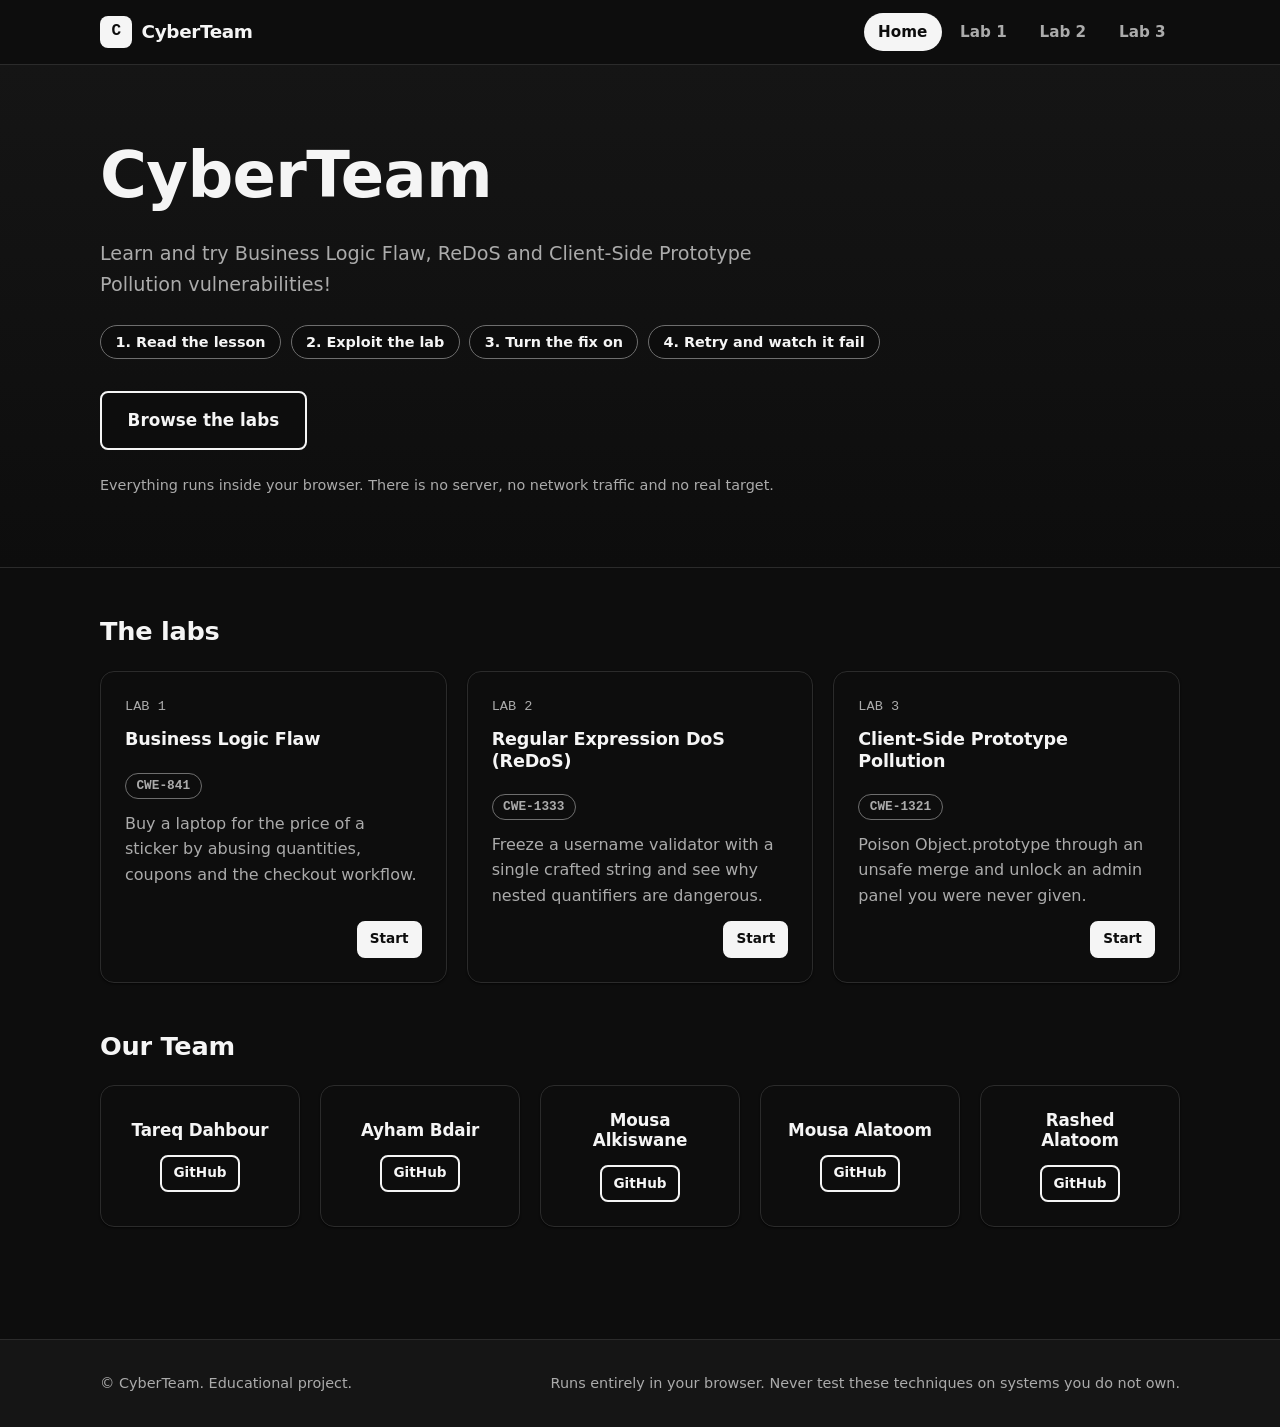
<file: index.html>
<!DOCTYPE html>
<html lang="en" dir="ltr">
<head>
  <meta charset="utf-8">
  <meta name="viewport" content="width=device-width, initial-scale=1">
  <title>CyberTeam | Learn web security by breaking it safely</title>
  <meta name="description" content="CyberTeam is a hands-on web security training site. Exploit three vulnerabilities in a safe sandbox, then flip a switch to see the fix stop them.">
  <link rel="stylesheet" href="style.css">
  <script src="script.js" defer></script>
</head>
<body data-page="home">
  <a class="skip-link" href="#main">Skip to content</a>

  <header class="site-header">
    <div class="container nav">
      <a class="brand" href="index.html" aria-label="CyberTeam home"><span class="brand-mark" aria-hidden="true">C</span>CyberTeam</a>
      <button class="nav-toggle" type="button" aria-expanded="false" aria-controls="nav-links">Menu</button>
      <nav aria-label="Main">
        <ul id="nav-links" class="nav-links">
          <li><a href="index.html" data-nav="home">Home</a></li>
          <li><a href="logic-lesson.html" data-nav="lab1">Lab 1</a></li>
          <li><a href="redos-lesson.html" data-nav="lab2">Lab 2</a></li>
          <li><a href="proto-lesson.html" data-nav="lab3">Lab 3</a></li>
        </ul>
      </nav>
    </div>
  </header>

  <main id="main">
    <section class="hero" aria-labelledby="hero-title">
      <div class="container">
        <h1 id="hero-title">CyberTeam</h1>
        <p class="lead">Learn and try Business Logic Flaw, ReDoS and Client-Side Prototype Pollution vulnerabilities!</p>
        <ul class="hero-steps" aria-label="How each lab works">
          <li>1. Read the lesson</li>
          <li>2. Exploit the lab</li>
          <li>3. Turn the fix on</li>
          <li>4. Retry and watch it fail</li>
        </ul>
        <div class="hero-actions">
          <a class="btn btn-outline btn-lg" href="#labs">Browse the labs</a>
        </div>
        <p class="muted" style="margin-top:1.5rem;font-size:0.9rem;">Everything runs inside your browser. There is no server, no network traffic and no real target.</p>
      </div>
    </section>

    <section class="section" id="labs" aria-labelledby="labs-title">
      <div class="container">
        <h2 id="labs-title" class="section-title">The labs</h2>
        <div class="grid-3">
          <article class="card card-hover lab-card" data-lab="logic">
            <span class="lab-num">LAB 1</span>
            <h3>Business Logic Flaw</h3>
            <a class="cwe-tag" href="https://cwe.mitre.org/data/definitions/841.html" target="_blank" rel="noopener noreferrer">CWE-841</a>
            <p>Buy a laptop for the price of a sticker by abusing quantities, coupons and the checkout workflow.</p>
            <div class="card-foot">
              <span class="solved-tag" hidden>&#10003; Solved</span>
              <a class="btn btn-primary btn-sm" href="logic-lesson.html">Start</a>
            </div>
          </article>

          <article class="card card-hover lab-card" data-lab="redos">
            <span class="lab-num">LAB 2</span>
            <h3>Regular Expression DoS (ReDoS)</h3>
            <a class="cwe-tag" href="https://cwe.mitre.org/data/definitions/1333.html" target="_blank" rel="noopener noreferrer">CWE-1333</a>
            <p>Freeze a username validator with a single crafted string and see why nested quantifiers are dangerous.</p>
            <div class="card-foot">
              <span class="solved-tag" hidden>&#10003; Solved</span>
              <a class="btn btn-primary btn-sm" href="redos-lesson.html">Start</a>
            </div>
          </article>

          <article class="card card-hover lab-card" data-lab="proto">
            <span class="lab-num">LAB 3</span>
            <h3>Client-Side Prototype Pollution</h3>
            <a class="cwe-tag" href="https://cwe.mitre.org/data/definitions/1321.html" target="_blank" rel="noopener noreferrer">CWE-1321</a>
            <p>Poison Object.prototype through an unsafe merge and unlock an admin panel you were never given.</p>
            <div class="card-foot">
              <span class="solved-tag" hidden>&#10003; Solved</span>
              <a class="btn btn-primary btn-sm" href="proto-lesson.html">Start</a>
            </div>
          </article>
        </div>
      </div>
    </section>

    <section class="section" id="team" aria-labelledby="team-title" style="padding-top:0;">
      <div class="container">
        <h2 id="team-title" class="section-title">Our Team</h2>
        <div class="team-grid">
          <!-- Edit each member's name and GitHub link below. -->
          <article class="card member">
            <h3>Tareq Dahbour</h3>
            <a class="btn btn-outline btn-sm" href="https://github.com/TareqDahbour" target="_blank" rel="noopener noreferrer">GitHub</a>
          </article>
          <article class="card member">
            <h3>Ayham Bdair</h3>
            <a class="btn btn-outline btn-sm" href="https://github.com/ayhambdair" target="_blank" rel="noopener noreferrer">GitHub</a>
          </article>
          <article class="card member">
            <h3>Mousa Alkiswane</h3>
            <a class="btn btn-outline btn-sm" href="https://github.com/mousa-alkiswane" target="_blank" rel="noopener noreferrer">GitHub</a>
          </article>
          <article class="card member">
            <h3>Mousa Alatoom</h3>
            <a class="btn btn-outline btn-sm" href="https://github.com/mousaalatoom" target="_blank" rel="noopener noreferrer">GitHub</a>
          </article>
          <article class="card member">
            <h3>Rashed Alatoom</h3>
            <a class="btn btn-outline btn-sm" href="https://github.com/ralotoom" target="_blank" rel="noopener noreferrer">GitHub</a>
          </article>
        </div>
      </div>
    </section>
  </main>

  <footer class="site-footer">
    <div class="container">
      <span>&copy; CyberTeam. Educational project.</span>
      <span>Runs entirely in your browser. Never test these techniques on systems you do not own.</span>
    </div>
  </footer>
</body>
</html>
</file>
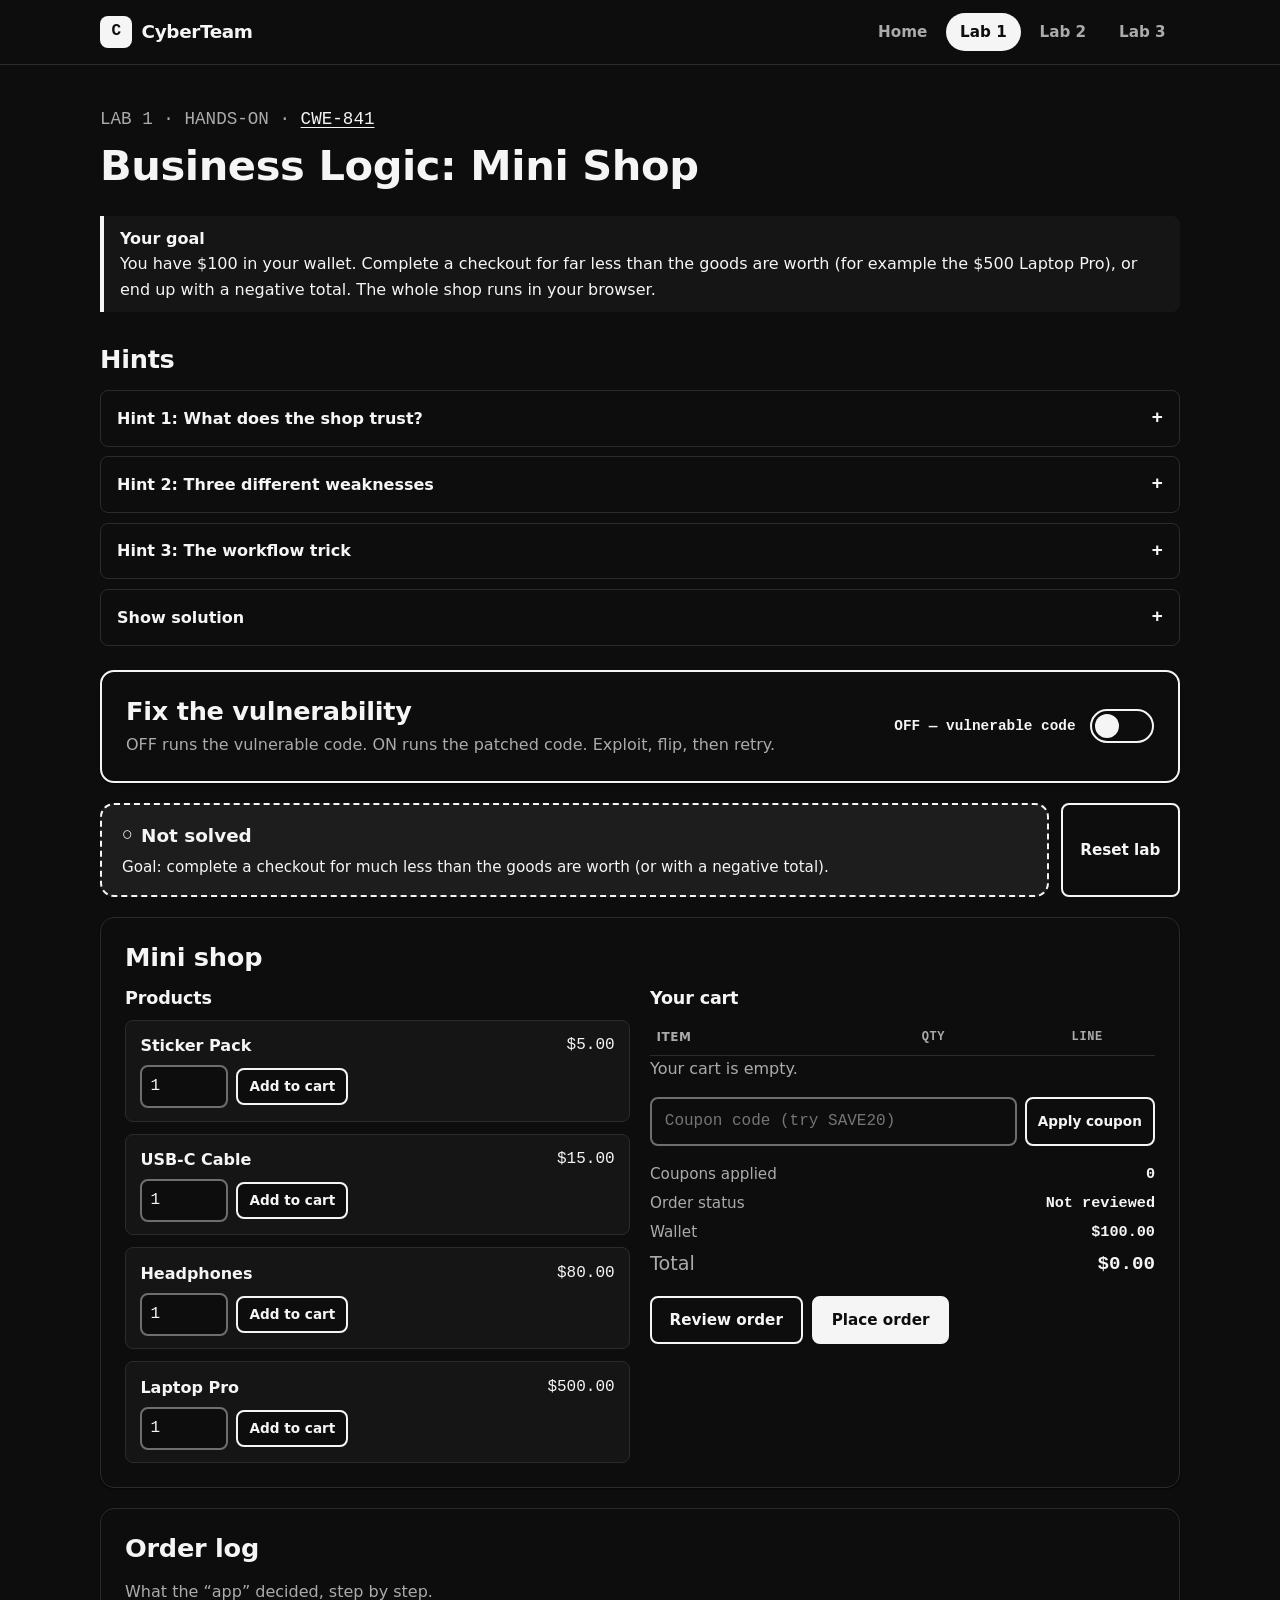
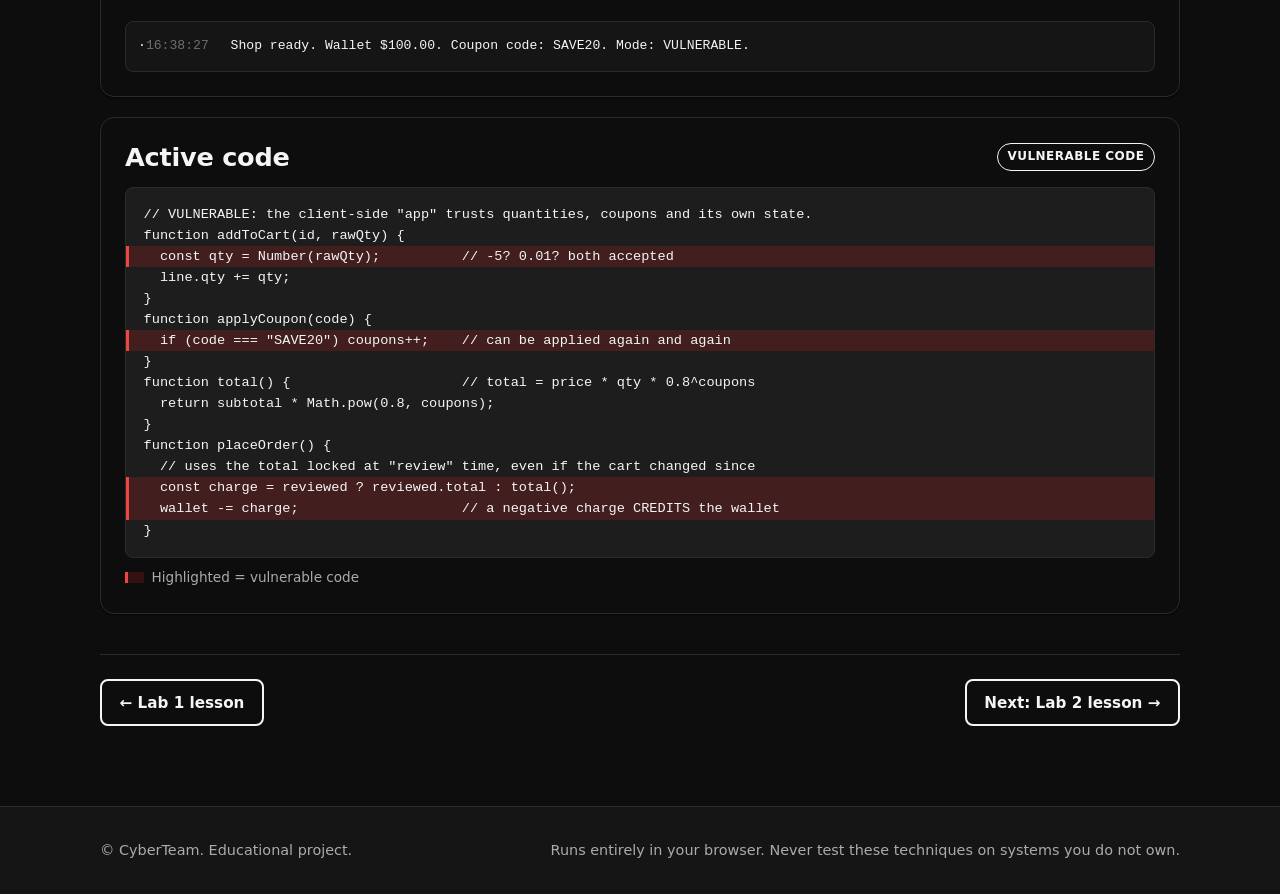
<file: logic-lab.html>
<!DOCTYPE html>
<html lang="en" dir="ltr">
<head>
  <meta charset="utf-8">
  <meta name="viewport" content="width=device-width, initial-scale=1">
  <title>Lab 1: Business Logic Flaw (CWE-841) | CyberTeam</title>
  <meta name="description" content="Hands-on business logic lab (CWE-841): abuse a mini shop, then apply the fix.">
  <link rel="stylesheet" href="style.css">
  <script src="script.js" defer></script>
</head>
<body data-page="logic-lab">
  <a class="skip-link" href="#main">Skip to content</a>

  <header class="site-header">
    <div class="container nav">
      <a class="brand" href="index.html" aria-label="CyberTeam home"><span class="brand-mark" aria-hidden="true">C</span>CyberTeam</a>
      <button class="nav-toggle" type="button" aria-expanded="false" aria-controls="nav-links">Menu</button>
      <nav aria-label="Main">
        <ul id="nav-links" class="nav-links">
          <li><a href="index.html" data-nav="home">Home</a></li>
          <li><a href="logic-lesson.html" data-nav="lab1">Lab 1</a></li>
          <li><a href="redos-lesson.html" data-nav="lab2">Lab 2</a></li>
          <li><a href="proto-lesson.html" data-nav="lab3">Lab 3</a></li>
        </ul>
      </nav>
    </div>
  </header>

  <main id="main" class="container page">
    <div class="page-head">
      <p class="crumb">LAB 1 &middot; HANDS-ON &middot; <a href="https://cwe.mitre.org/data/definitions/841.html" target="_blank" rel="noopener noreferrer">CWE-841</a></p>
      <h1>Business Logic: Mini Shop</h1>
      <div class="goal">
        <strong>Your goal</strong>
        You have $100 in your wallet. Complete a checkout for far less than the goods are worth (for example the $500 Laptop Pro), or end up with a negative total. The whole shop runs in your browser.
      </div>
    </div>

    <section aria-labelledby="hints-title">
      <h2 id="hints-title">Hints</h2>
      <details class="disclosure">
        <summary>Hint 1: What does the shop trust?</summary>
        <div class="disclosure-body"><p>Look at the order log and the Active code. The shop never questions the quantity box, the coupon button or the review step. Try values a real shopper would never enter.</p></div>
      </details>
      <details class="disclosure">
        <summary>Hint 2: Three different weaknesses</summary>
        <div class="disclosure-body"><p>There are at least three ways in: a <strong>quantity</strong> that is not a sensible positive number, a <strong>coupon</strong> that is not single-use, and a <strong>workflow</strong> where the price is locked in one step but charged in another.</p></div>
      </details>
      <details class="disclosure">
        <summary>Hint 3: The workflow trick</summary>
        <div class="disclosure-body"><p>Add something cheap, click <strong>Review order</strong>, then change the cart before you pay. Does the price follow your changes?</p></div>
      </details>
      <details class="disclosure">
        <summary>Show solution</summary>
        <div class="disclosure-body">
          <p>With the switch <strong>OFF</strong>, any one of these works:</p>
          <ol>
            <li><strong>Negative quantity.</strong> Add Laptop Pro &times; 1, then add Headphones with quantity <code>-5</code>. The total is $500 &minus; $400 = $100, exactly your wallet. Place the order. (A fractional quantity such as <code>0.01</code> also works.)</li>
            <li><strong>Coupon stacking.</strong> Add Laptop Pro &times; 1 and submit <code>SAVE20</code> ten times. The total drops to about $53.69. Place the order.</li>
            <li><strong>Stale review.</strong> Add Sticker Pack &times; 1, click <em>Review order</em> (total locked at $5.00), then add Laptop Pro &times; 1 and click <em>Place order</em>. You pay $5.00.</li>
          </ol>
          <p>Now turn the switch <strong>ON</strong> and repeat any of them: each is rejected and the order log explains which rule stopped it. You can even build the cheating cart first, then flip the switch and press <em>Place order</em>.</p>
        </div>
      </details>
    </section>

    <section class="card fix-card" aria-labelledby="fix-title" style="margin-top:1.5rem;">
      <div class="fix-row">
        <div>
          <h2 id="fix-title">Fix the vulnerability</h2>
          <p>OFF runs the vulnerable code. ON runs the patched code. Exploit, flip, then retry.</p>
        </div>
        <div class="switch-wrap">
          <span id="fix-switch-state" class="switch-state">OFF &mdash; vulnerable code</span>
          <button id="fix-switch" class="switch" type="button" role="switch" aria-checked="false" aria-labelledby="fix-title"><span class="switch-thumb"></span></button>
        </div>
      </div>
    </section>

    <div class="banner-row">
      <div id="status-banner" class="banner" data-state="unsolved" role="status" aria-live="polite">
        <strong class="banner-title">Not solved</strong>
        <span class="banner-detail"></span>
      </div>
      <button id="reset-lab" class="btn btn-outline" type="button">Reset lab</button>
    </div>

    <section class="card" aria-labelledby="shop-title">
      <h2 id="shop-title">Mini shop</h2>
      <div class="shop-grid">
        <div>
          <h3>Products</h3>
          <div id="product-list" class="products"></div>
        </div>
        <div>
          <h3>Your cart</h3>
          <table class="table">
            <thead><tr><th scope="col">Item</th><th scope="col" class="num">Qty</th><th scope="col" class="num">Line</th><th scope="col"><span class="sr-only" style="position:absolute;left:-999px;">Actions</span></th></tr></thead>
            <tbody id="cart-body"></tbody>
          </table>
          <p id="cart-empty" class="muted">Your cart is empty.</p>

          <form id="coupon-form" class="inline-form" novalidate>
            <label for="coupon-input" style="position:absolute;left:-999px;">Coupon code</label>
            <input id="coupon-input" class="input" type="text" autocomplete="off" placeholder="Coupon code (try SAVE20)">
            <button class="btn btn-outline btn-sm" type="submit">Apply coupon</button>
          </form>

          <dl class="totals">
            <dt>Coupons applied</dt><dd id="out-coupons">0</dd>
            <dt>Order status</dt><dd id="out-review">Not reviewed</dd>
            <dt>Wallet</dt><dd id="out-balance">$100.00</dd>
            <dt class="grand">Total</dt><dd id="out-total" class="grand">$0.00</dd>
          </dl>
          <div class="btn-row">
            <button id="btn-review" class="btn btn-outline" type="button">Review order</button>
            <button id="btn-place" class="btn btn-primary" type="button">Place order</button>
          </div>
        </div>
      </div>
    </section>

    <section class="card" aria-labelledby="log-title">
      <h2 id="log-title">Order log</h2>
      <p class="muted">What the &ldquo;app&rdquo; decided, step by step.</p>
      <ul id="order-log" class="log" role="log" aria-live="off" tabindex="0" aria-label="Order log"></ul>
    </section>

    <section class="card" aria-labelledby="code-title">
      <div class="panel-head">
        <h2 id="code-title">Active code</h2>
        <span id="code-mode" class="badge">Vulnerable code</span>
      </div>
<pre class="code"><code id="active-code"></code></pre>
      <p id="code-legend" class="code-legend" data-mode="vuln">Highlighted = vulnerable code</p>
    </section>

    <nav class="pager" aria-label="Lab navigation">
      <a class="btn btn-outline" href="logic-lesson.html">&larr; Lab 1 lesson</a>
      <a class="btn btn-outline" href="redos-lesson.html">Next: Lab 2 lesson &rarr;</a>
    </nav>
  </main>

  <footer class="site-footer">
    <div class="container">
      <span>&copy; CyberTeam. Educational project.</span>
      <span>Runs entirely in your browser. Never test these techniques on systems you do not own.</span>
    </div>
  </footer>
</body>
</html>
</file>
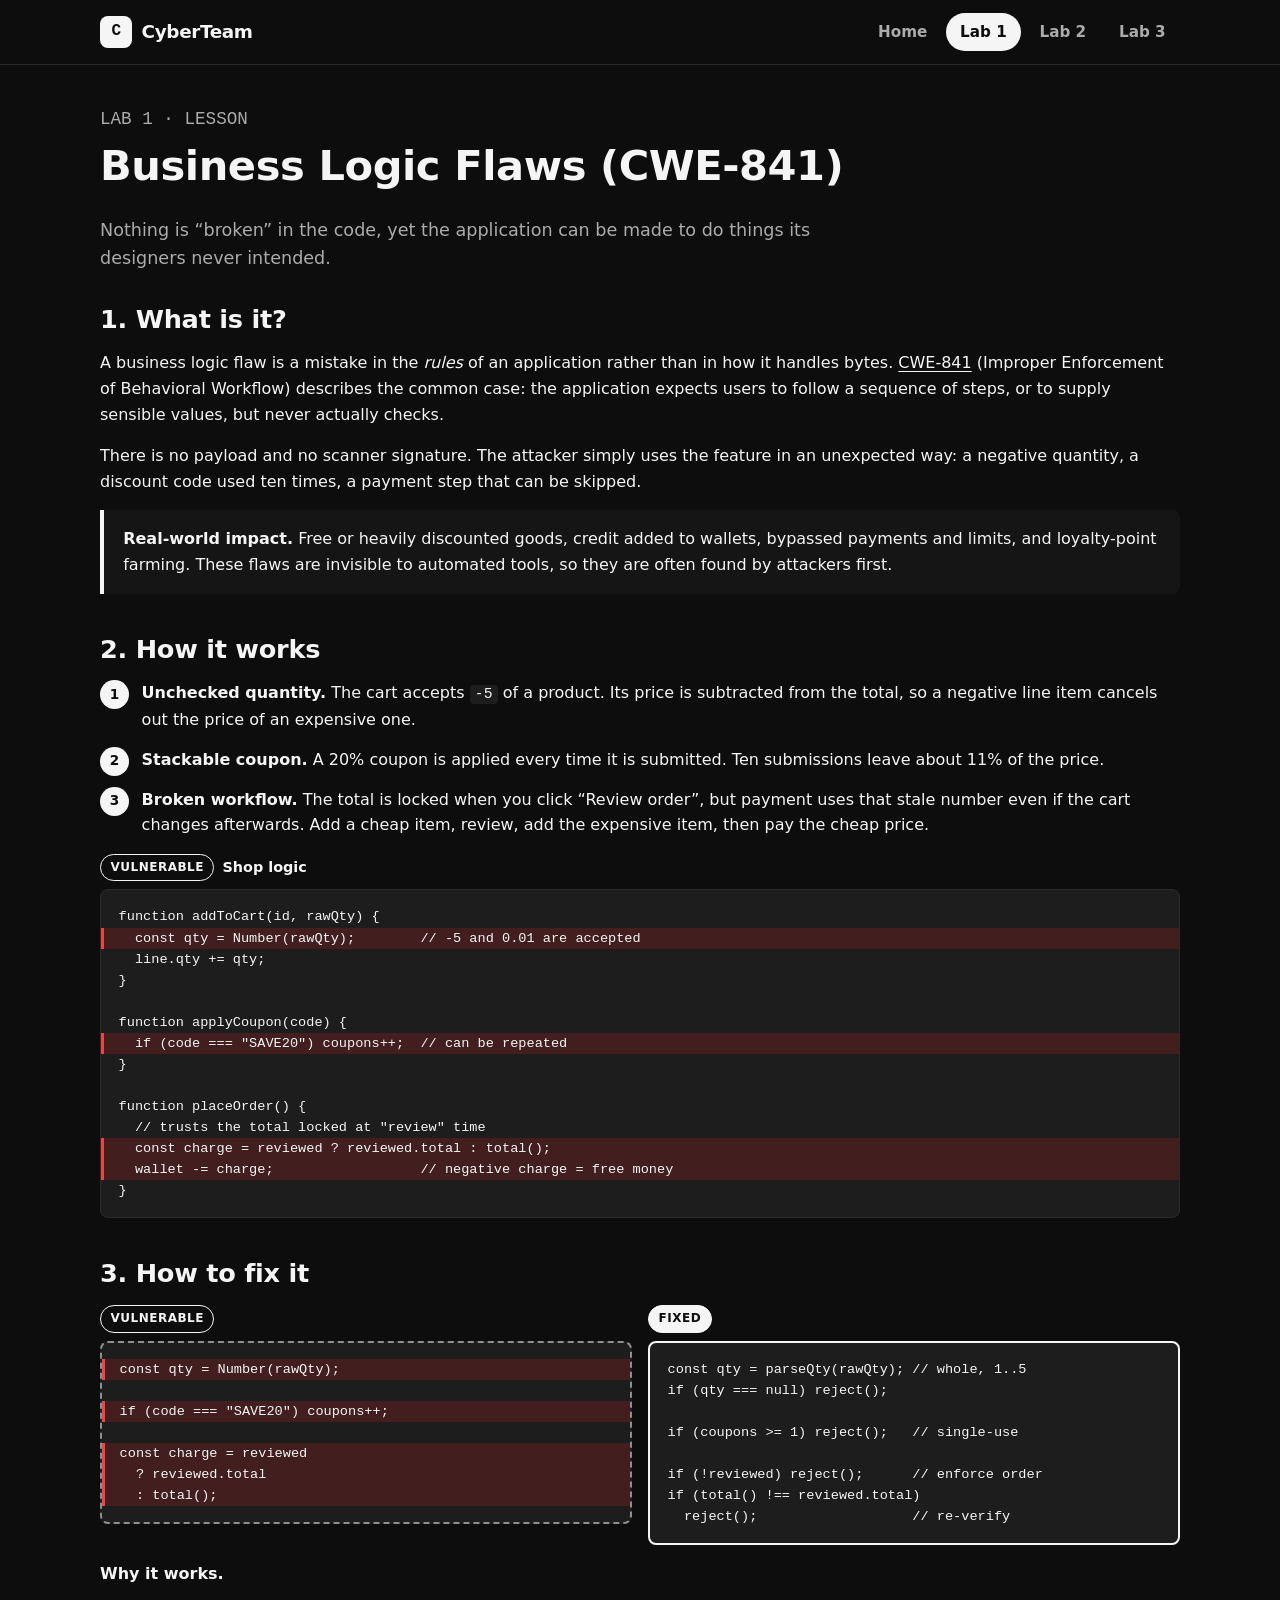
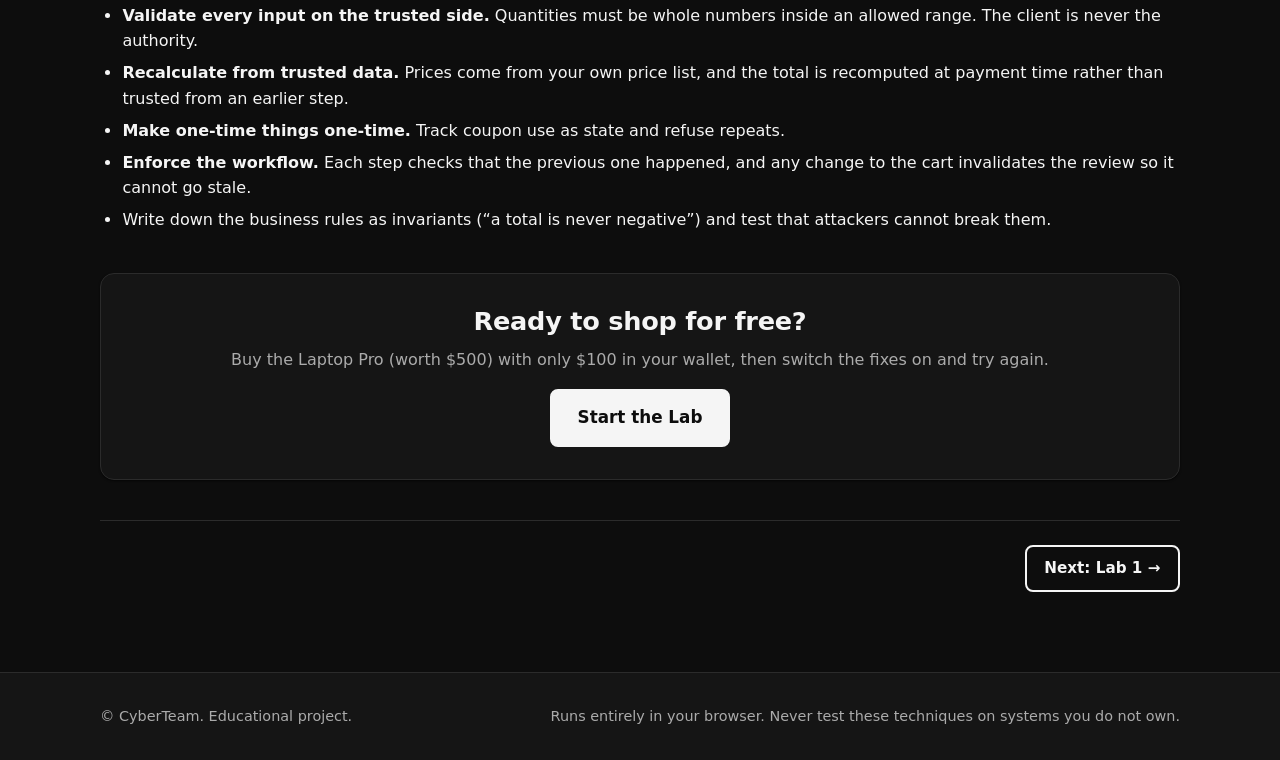
<file: logic-lesson.html>
<!DOCTYPE html>
<html lang="en" dir="ltr">
<head>
  <meta charset="utf-8">
  <meta name="viewport" content="width=device-width, initial-scale=1">
  <title>Lab 1 Lesson: Business Logic Flaws (CWE-841) | CyberTeam</title>
  <meta name="description" content="Learn how business logic flaws (CWE-841) let attackers abuse legitimate features, and how to fix them.">
  <link rel="stylesheet" href="style.css">
  <script src="script.js" defer></script>
</head>
<body data-page="logic-lesson">
  <a class="skip-link" href="#main">Skip to content</a>

  <header class="site-header">
    <div class="container nav">
      <a class="brand" href="index.html" aria-label="CyberTeam home"><span class="brand-mark" aria-hidden="true">C</span>CyberTeam</a>
      <button class="nav-toggle" type="button" aria-expanded="false" aria-controls="nav-links">Menu</button>
      <nav aria-label="Main">
        <ul id="nav-links" class="nav-links">
          <li><a href="index.html" data-nav="home">Home</a></li>
          <li><a href="logic-lesson.html" data-nav="lab1">Lab 1</a></li>
          <li><a href="redos-lesson.html" data-nav="lab2">Lab 2</a></li>
          <li><a href="proto-lesson.html" data-nav="lab3">Lab 3</a></li>
        </ul>
      </nav>
    </div>
  </header>

  <main id="main" class="container page lesson">
    <div class="page-head">
      <p class="crumb">LAB 1 &middot; LESSON</p>
      <h1>Business Logic Flaws (CWE-841)</h1>
      <p>Nothing is &ldquo;broken&rdquo; in the code, yet the application can be made to do things its designers never intended.</p>
    </div>

    <section aria-labelledby="what">
      <h2 id="what">1. What is it?</h2>
      <p>A business logic flaw is a mistake in the <em>rules</em> of an application rather than in how it handles bytes. <a href="https://cwe.mitre.org/data/definitions/841.html" target="_blank" rel="noopener noreferrer">CWE-841</a> (Improper Enforcement of Behavioral Workflow) describes the common case: the application expects users to follow a sequence of steps, or to supply sensible values, but never actually checks.</p>
      <p>There is no payload and no scanner signature. The attacker simply uses the feature in an unexpected way: a negative quantity, a discount code used ten times, a payment step that can be skipped.</p>
      <div class="callout">
        <p><strong>Real-world impact.</strong> Free or heavily discounted goods, credit added to wallets, bypassed payments and limits, and loyalty-point farming. These flaws are invisible to automated tools, so they are often found by attackers first.</p>
      </div>
    </section>

    <section aria-labelledby="how">
      <h2 id="how">2. How it works</h2>
      <ol class="steps">
        <li><strong>Unchecked quantity.</strong> The cart accepts <code>-5</code> of a product. Its price is subtracted from the total, so a negative line item cancels out the price of an expensive one.</li>
        <li><strong>Stackable coupon.</strong> A 20% coupon is applied every time it is submitted. Ten submissions leave about 11% of the price.</li>
        <li><strong>Broken workflow.</strong> The total is locked when you click &ldquo;Review order&rdquo;, but payment uses that stale number even if the cart changes afterwards. Add a cheap item, review, add the expensive item, then pay the cheap price.</li>
      </ol>
      <figure>
        <figcaption><span class="badge">Vulnerable</span> Shop logic</figcaption>
<pre class="code"><code>function addToCart(id, rawQty) {
<span class="hl-vuln">  const qty = Number(rawQty);        // -5 and 0.01 are accepted</span>  line.qty += qty;
}

function applyCoupon(code) {
<span class="hl-vuln">  if (code === "SAVE20") coupons++;  // can be repeated</span>}

function placeOrder() {
  // trusts the total locked at "review" time
<span class="hl-vuln">  const charge = reviewed ? reviewed.total : total();</span><span class="hl-vuln">  wallet -= charge;                  // negative charge = free money</span>}</code></pre>
      </figure>
    </section>

    <section aria-labelledby="fix">
      <h2 id="fix">3. How to fix it</h2>
      <div class="compare">
        <figure class="bad">
          <figcaption><span class="badge">Vulnerable</span></figcaption>
<pre class="code"><code><span class="hl-vuln">const qty = Number(rawQty);</span>
<span class="hl-vuln">if (code === "SAVE20") coupons++;</span>
<span class="hl-vuln">const charge = reviewed</span><span class="hl-vuln">  ? reviewed.total</span><span class="hl-vuln">  : total();</span></code></pre>
        </figure>
        <figure class="good">
          <figcaption><span class="badge badge-solid">Fixed</span></figcaption>
<pre class="code"><code>const qty = parseQty(rawQty); // whole, 1..5
if (qty === null) reject();

if (coupons >= 1) reject();   // single-use

if (!reviewed) reject();      // enforce order
if (total() !== reviewed.total)
  reject();                   // re-verify</code></pre>
        </figure>
      </div>
      <p><strong>Why it works.</strong></p>
      <ul>
        <li><strong>Validate every input on the trusted side.</strong> Quantities must be whole numbers inside an allowed range. The client is never the authority.</li>
        <li><strong>Recalculate from trusted data.</strong> Prices come from your own price list, and the total is recomputed at payment time rather than trusted from an earlier step.</li>
        <li><strong>Make one-time things one-time.</strong> Track coupon use as state and refuse repeats.</li>
        <li><strong>Enforce the workflow.</strong> Each step checks that the previous one happened, and any change to the cart invalidates the review so it cannot go stale.</li>
        <li>Write down the business rules as invariants (&ldquo;a total is never negative&rdquo;) and test that attackers cannot break them.</li>
      </ul>
    </section>

    <section class="card cta" aria-labelledby="cta-title">
      <h2 id="cta-title">Ready to shop for free?</h2>
      <p>Buy the Laptop Pro (worth $500) with only $100 in your wallet, then switch the fixes on and try again.</p>
      <a class="btn btn-primary btn-lg" href="logic-lab.html">Start the Lab</a>
    </section>

    <nav class="pager" aria-label="Lesson navigation">
      <a class="btn btn-outline" href="logic-lab.html">Next: Lab 1 &rarr;</a>
    </nav>
  </main>

  <footer class="site-footer">
    <div class="container">
      <span>&copy; CyberTeam. Educational project.</span>
      <span>Runs entirely in your browser. Never test these techniques on systems you do not own.</span>
    </div>
  </footer>
</body>
</html>
</file>
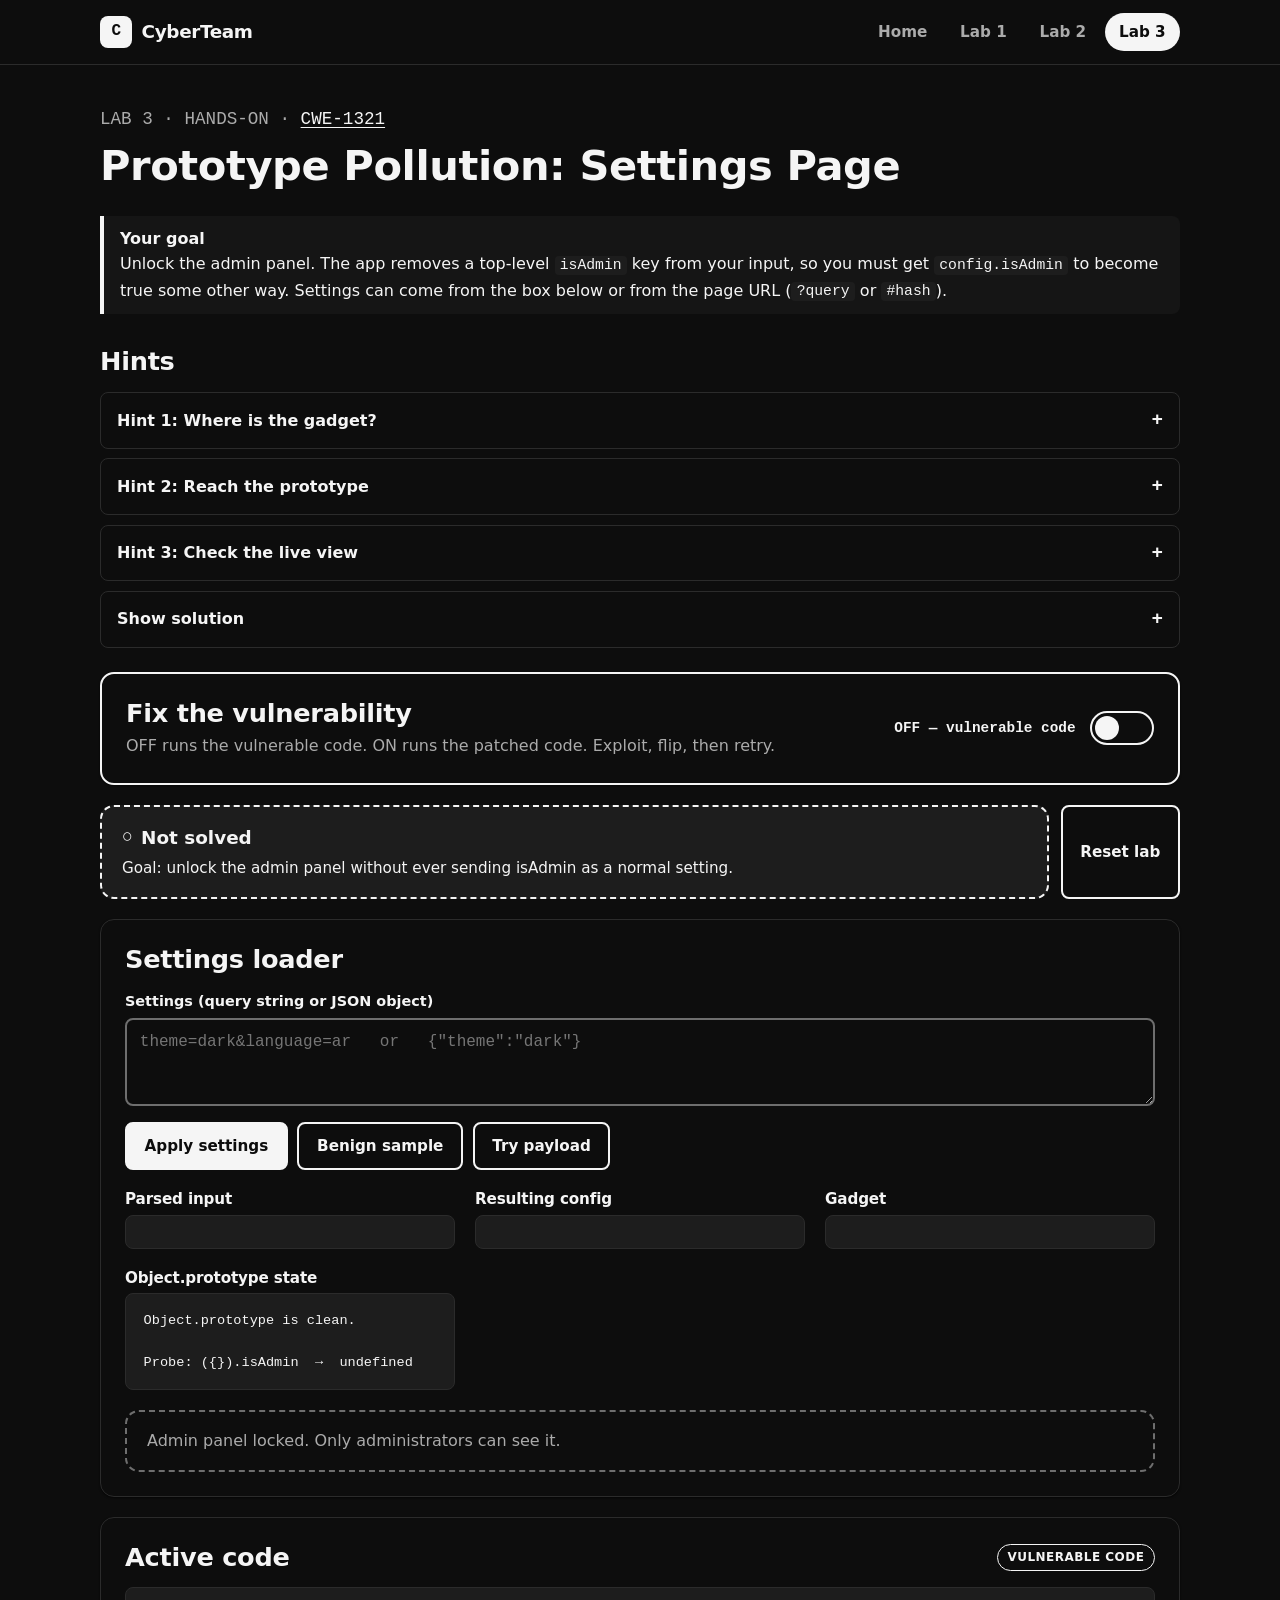
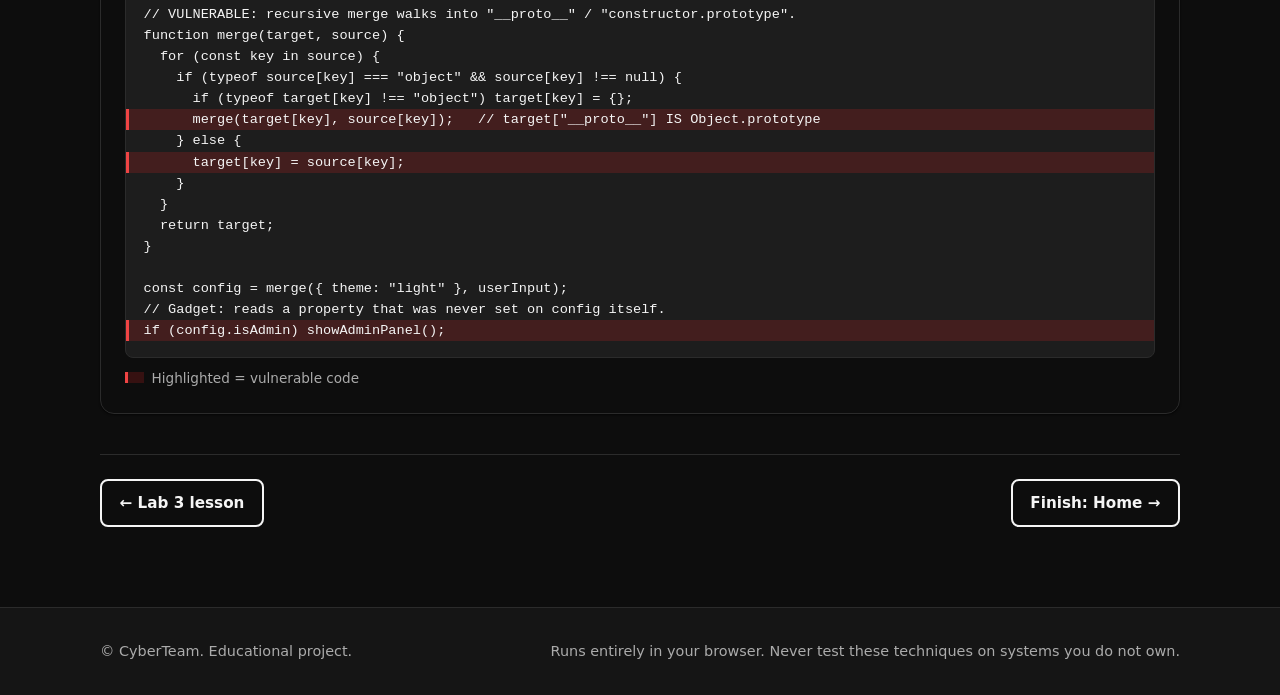
<file: proto-lab.html>
<!DOCTYPE html>
<html lang="en" dir="ltr">
<head>
  <meta charset="utf-8">
  <meta name="viewport" content="width=device-width, initial-scale=1">
  <title>Lab 3: Prototype Pollution (CWE-1321) | CyberTeam</title>
  <meta name="description" content="Hands-on prototype pollution lab (CWE-1321): pollute Object.prototype safely, then apply the fix.">
  <link rel="stylesheet" href="style.css">
  <script src="script.js" defer></script>
</head>
<body data-page="proto-lab">
  <a class="skip-link" href="#main">Skip to content</a>

  <header class="site-header">
    <div class="container nav">
      <a class="brand" href="index.html" aria-label="CyberTeam home"><span class="brand-mark" aria-hidden="true">C</span>CyberTeam</a>
      <button class="nav-toggle" type="button" aria-expanded="false" aria-controls="nav-links">Menu</button>
      <nav aria-label="Main">
        <ul id="nav-links" class="nav-links">
          <li><a href="index.html" data-nav="home">Home</a></li>
          <li><a href="logic-lesson.html" data-nav="lab1">Lab 1</a></li>
          <li><a href="redos-lesson.html" data-nav="lab2">Lab 2</a></li>
          <li><a href="proto-lesson.html" data-nav="lab3">Lab 3</a></li>
        </ul>
      </nav>
    </div>
  </header>

  <main id="main" class="container page">
    <div class="page-head">
      <p class="crumb">LAB 3 &middot; HANDS-ON &middot; <a href="https://cwe.mitre.org/data/definitions/1321.html" target="_blank" rel="noopener noreferrer">CWE-1321</a></p>
      <h1>Prototype Pollution: Settings Page</h1>
      <div class="goal">
        <strong>Your goal</strong>
        Unlock the admin panel. The app removes a top-level <code>isAdmin</code> key from your input, so you must get <code>config.isAdmin</code> to become true some other way. Settings can come from the box below or from the page URL (<code>?query</code> or <code>#hash</code>).
      </div>
    </div>

    <section aria-labelledby="hints-title">
      <h2 id="hints-title">Hints</h2>
      <details class="disclosure">
        <summary>Hint 1: Where is the gadget?</summary>
        <div class="disclosure-body"><p>The page runs <code>if (config.isAdmin)</code>, but <code>config</code> is never given an <code>isAdmin</code> of its own. Where else could a value come from? Think about the prototype chain.</p></div>
      </details>
      <details class="disclosure">
        <summary>Hint 2: Reach the prototype</summary>
        <div class="disclosure-body"><p>The merge function copies nested objects recursively. Which special key, when merged into <em>any</em> object, points to <code>Object.prototype</code>? Use bracket notation in a query string, such as <code>a[b]=1</code>, or nested objects in JSON.</p></div>
      </details>
      <details class="disclosure">
        <summary>Hint 3: Check the live view</summary>
        <div class="disclosure-body"><p>The <em>Object.prototype state</em> panel shows any property that was added after the page loaded. If the key shows up there, you have polluted the prototype.</p></div>
      </details>
      <details class="disclosure">
        <summary>Show solution</summary>
        <div class="disclosure-body">
          <p>With the switch <strong>OFF</strong>, submit any one of these in the box:</p>
<pre class="code"><code>?__proto__[isAdmin]=true</code></pre>
<pre class="code"><code>{"__proto__": {"isAdmin": true}}</code></pre>
<pre class="code"><code>{"constructor": {"prototype": {"isAdmin": true}}}</code></pre>
          <p>The <strong>Try payload</strong> button fills in <code>?__proto__[isAdmin]=true</code> and applies it for you. The merge writes <code>isAdmin</code> onto <code>Object.prototype</code>, so <code>config.isAdmin</code> is inherited and the gadget opens the panel.</p>
          <p>Sending <code>{"isAdmin": true}</code> directly does not work: the app strips it. Turn the switch <strong>ON</strong> and repeat the payload: the forbidden key is skipped and nothing is polluted.</p>
        </div>
      </details>
    </section>

    <section class="card fix-card" aria-labelledby="fix-title" style="margin-top:1.5rem;">
      <div class="fix-row">
        <div>
          <h2 id="fix-title">Fix the vulnerability</h2>
          <p>OFF runs the vulnerable code. ON runs the patched code. Exploit, flip, then retry.</p>
        </div>
        <div class="switch-wrap">
          <span id="fix-switch-state" class="switch-state">OFF &mdash; vulnerable code</span>
          <button id="fix-switch" class="switch" type="button" role="switch" aria-checked="false" aria-labelledby="fix-title"><span class="switch-thumb"></span></button>
        </div>
      </div>
    </section>

    <div class="banner-row">
      <div id="status-banner" class="banner" data-state="unsolved" role="status" aria-live="polite">
        <strong class="banner-title">Not solved</strong>
        <span class="banner-detail"></span>
      </div>
      <button id="reset-lab" class="btn btn-outline" type="button">Reset lab</button>
    </div>

    <section class="card" aria-labelledby="comp-title">
      <h2 id="comp-title">Settings loader</h2>
      <form id="proto-form" novalidate>
        <div class="field">
          <label for="proto-input">Settings (query string or JSON object)</label>
          <textarea id="proto-input" class="input" spellcheck="false" placeholder="theme=dark&amp;language=ar   or   {&quot;theme&quot;:&quot;dark&quot;}"></textarea>
        </div>
        <div class="btn-row">
          <button class="btn btn-primary" type="submit">Apply settings</button>
          <button id="btn-benign" class="btn btn-outline" type="button">Benign sample</button>
          <button id="btn-payload" class="btn btn-outline" type="button">Try payload</button>
        </div>
      </form>
      <p id="out-note" class="muted" role="status" style="margin-top:0.75rem;"></p>

      <div class="proto-grid">
        <div>
          <h3>Parsed input</h3>
<pre class="code"><code id="out-parsed"></code></pre>
        </div>
        <div>
          <h3>Resulting config</h3>
<pre class="code"><code id="out-config"></code></pre>
        </div>
        <div>
          <h3>Gadget</h3>
<pre class="code"><code id="out-gadget"></code></pre>
        </div>
        <div>
          <h3>Object.prototype state</h3>
<pre class="code"><code id="out-proto"></code></pre>
        </div>
      </div>

      <div id="locked-panel" class="locked-panel">Admin panel locked. Only administrators can see it.</div>
      <div id="admin-panel" class="admin-panel" hidden>
        <h3>Admin panel unlocked</h3>
        <p>Welcome, administrator. You never sent <code>isAdmin</code> as a setting, yet the gadget trusted it.</p>
        <p style="margin:0;">Secret flag: <code>FLAG{prototype_pollution_gadget_fired}</code></p>
      </div>
    </section>

    <section class="card" aria-labelledby="code-title">
      <div class="panel-head">
        <h2 id="code-title">Active code</h2>
        <span id="code-mode" class="badge">Vulnerable code</span>
      </div>
<pre class="code"><code id="active-code"></code></pre>
      <p id="code-legend" class="code-legend" data-mode="vuln">Highlighted = vulnerable code</p>
    </section>

    <nav class="pager" aria-label="Lab navigation">
      <a class="btn btn-outline" href="proto-lesson.html">&larr; Lab 3 lesson</a>
      <a class="btn btn-outline" href="index.html">Finish: Home &rarr;</a>
    </nav>
  </main>

  <footer class="site-footer">
    <div class="container">
      <span>&copy; CyberTeam. Educational project.</span>
      <span>Runs entirely in your browser. Never test these techniques on systems you do not own.</span>
    </div>
  </footer>
</body>
</html>
</file>
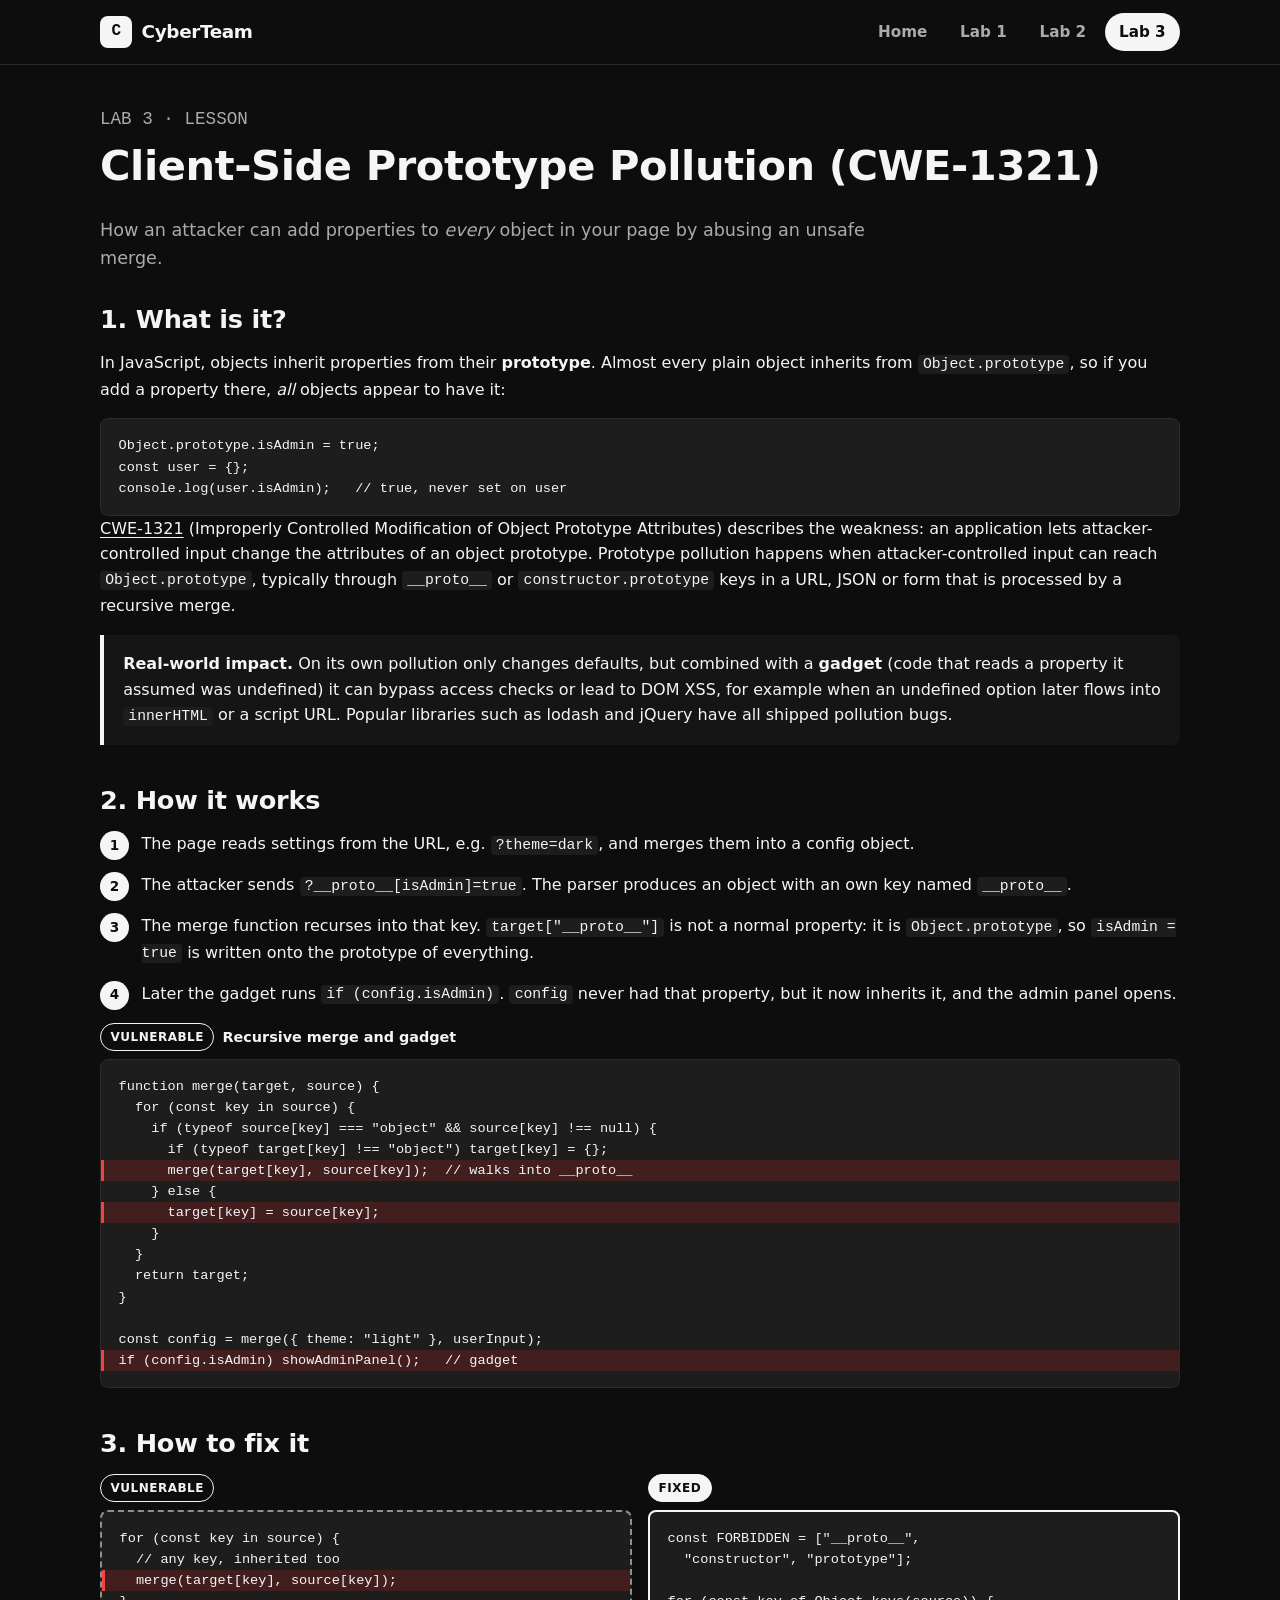
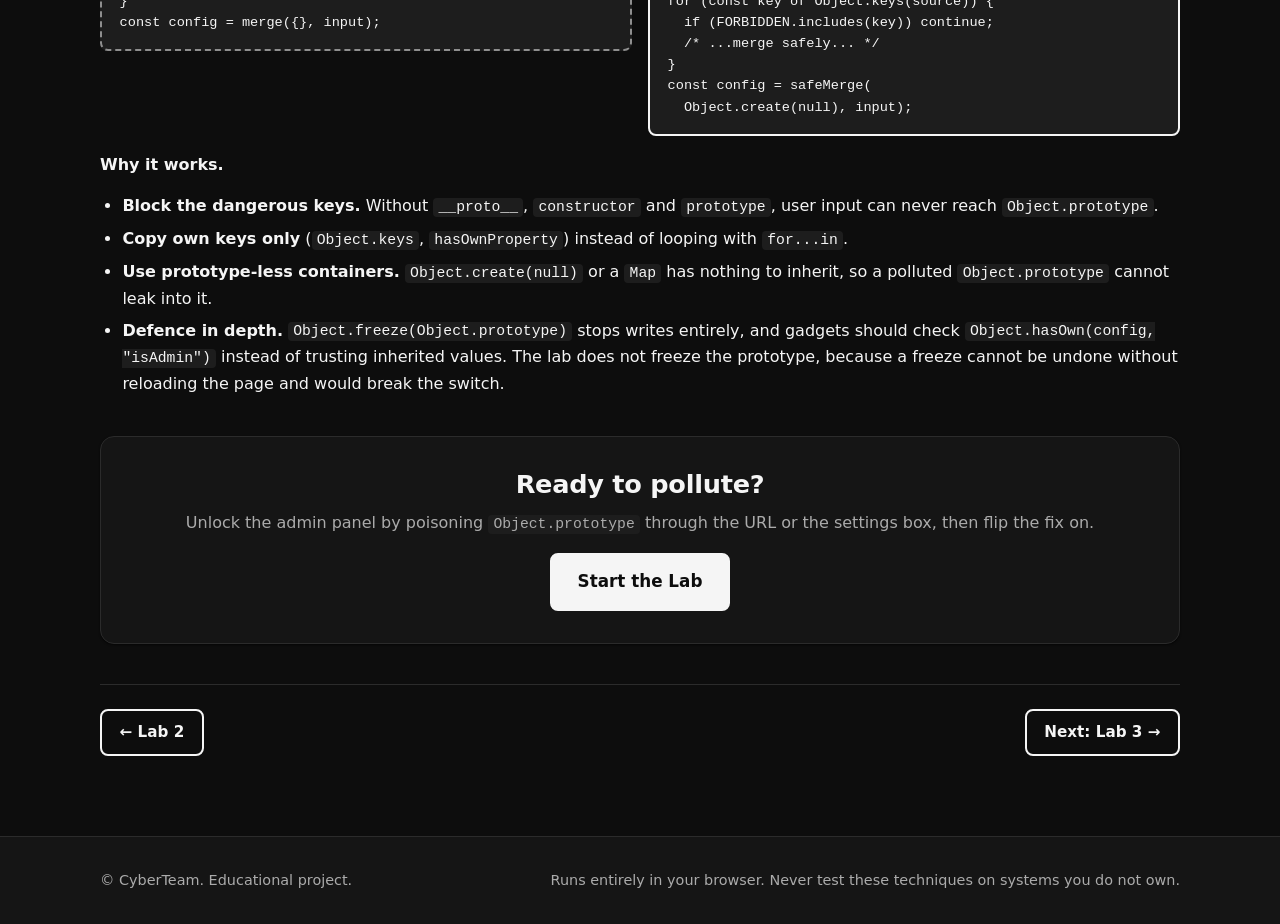
<file: proto-lesson.html>
<!DOCTYPE html>
<html lang="en" dir="ltr">
<head>
  <meta charset="utf-8">
  <meta name="viewport" content="width=device-width, initial-scale=1">
  <title>Lab 3 Lesson: Prototype Pollution (CWE-1321) | CyberTeam</title>
  <meta name="description" content="Learn how client-side prototype pollution (CWE-1321) works and how to fix it.">
  <link rel="stylesheet" href="style.css">
  <script src="script.js" defer></script>
</head>
<body data-page="proto-lesson">
  <a class="skip-link" href="#main">Skip to content</a>

  <header class="site-header">
    <div class="container nav">
      <a class="brand" href="index.html" aria-label="CyberTeam home"><span class="brand-mark" aria-hidden="true">C</span>CyberTeam</a>
      <button class="nav-toggle" type="button" aria-expanded="false" aria-controls="nav-links">Menu</button>
      <nav aria-label="Main">
        <ul id="nav-links" class="nav-links">
          <li><a href="index.html" data-nav="home">Home</a></li>
          <li><a href="logic-lesson.html" data-nav="lab1">Lab 1</a></li>
          <li><a href="redos-lesson.html" data-nav="lab2">Lab 2</a></li>
          <li><a href="proto-lesson.html" data-nav="lab3">Lab 3</a></li>
        </ul>
      </nav>
    </div>
  </header>

  <main id="main" class="container page lesson">
    <div class="page-head">
      <p class="crumb">LAB 3 &middot; LESSON</p>
      <h1>Client-Side Prototype Pollution (CWE-1321)</h1>
      <p>How an attacker can add properties to <em>every</em> object in your page by abusing an unsafe merge.</p>
    </div>

    <section aria-labelledby="what">
      <h2 id="what">1. What is it?</h2>
      <p>In JavaScript, objects inherit properties from their <strong>prototype</strong>. Almost every plain object inherits from <code>Object.prototype</code>, so if you add a property there, <em>all</em> objects appear to have it:</p>
<pre class="code"><code>Object.prototype.isAdmin = true;
const user = {};
console.log(user.isAdmin);   // true, never set on user</code></pre>
      <p><a href="https://cwe.mitre.org/data/definitions/1321.html" target="_blank" rel="noopener noreferrer">CWE-1321</a> (Improperly Controlled Modification of Object Prototype Attributes) describes the weakness: an application lets attacker-controlled input change the attributes of an object prototype. Prototype pollution happens when attacker-controlled input can reach <code>Object.prototype</code>, typically through <code>__proto__</code> or <code>constructor.prototype</code> keys in a URL, JSON or form that is processed by a recursive merge.</p>
      <div class="callout">
        <p><strong>Real-world impact.</strong> On its own pollution only changes defaults, but combined with a <strong>gadget</strong> (code that reads a property it assumed was undefined) it can bypass access checks or lead to DOM XSS, for example when an undefined option later flows into <code>innerHTML</code> or a script URL. Popular libraries such as lodash and jQuery have all shipped pollution bugs.</p>
      </div>
    </section>

    <section aria-labelledby="how">
      <h2 id="how">2. How it works</h2>
      <ol class="steps">
        <li>The page reads settings from the URL, e.g. <code>?theme=dark</code>, and merges them into a config object.</li>
        <li>The attacker sends <code>?__proto__[isAdmin]=true</code>. The parser produces an object with an own key named <code>__proto__</code>.</li>
        <li>The merge function recurses into that key. <code>target["__proto__"]</code> is not a normal property: it is <code>Object.prototype</code>, so <code>isAdmin = true</code> is written onto the prototype of everything.</li>
        <li>Later the gadget runs <code>if (config.isAdmin)</code>. <code>config</code> never had that property, but it now inherits it, and the admin panel opens.</li>
      </ol>
      <figure>
        <figcaption><span class="badge">Vulnerable</span> Recursive merge and gadget</figcaption>
<pre class="code"><code>function merge(target, source) {
  for (const key in source) {
    if (typeof source[key] === "object" &amp;&amp; source[key] !== null) {
      if (typeof target[key] !== "object") target[key] = {};
<span class="hl-vuln">      merge(target[key], source[key]);  // walks into __proto__</span>    } else {
<span class="hl-vuln">      target[key] = source[key];</span>    }
  }
  return target;
}

const config = merge({ theme: "light" }, userInput);
<span class="hl-vuln">if (config.isAdmin) showAdminPanel();   // gadget</span></code></pre>
      </figure>
    </section>

    <section aria-labelledby="fix">
      <h2 id="fix">3. How to fix it</h2>
      <div class="compare">
        <figure class="bad">
          <figcaption><span class="badge">Vulnerable</span></figcaption>
<pre class="code"><code>for (const key in source) {
  // any key, inherited too
<span class="hl-vuln">  merge(target[key], source[key]);</span>}
const config = merge({}, input);</code></pre>
        </figure>
        <figure class="good">
          <figcaption><span class="badge badge-solid">Fixed</span></figcaption>
<pre class="code"><code>const FORBIDDEN = ["__proto__",
  "constructor", "prototype"];

for (const key of Object.keys(source)) {
  if (FORBIDDEN.includes(key)) continue;
  /* ...merge safely... */
}
const config = safeMerge(
  Object.create(null), input);</code></pre>
        </figure>
      </div>
      <p><strong>Why it works.</strong></p>
      <ul>
        <li><strong>Block the dangerous keys.</strong> Without <code>__proto__</code>, <code>constructor</code> and <code>prototype</code>, user input can never reach <code>Object.prototype</code>.</li>
        <li><strong>Copy own keys only</strong> (<code>Object.keys</code>, <code>hasOwnProperty</code>) instead of looping with <code>for...in</code>.</li>
        <li><strong>Use prototype-less containers.</strong> <code>Object.create(null)</code> or a <code>Map</code> has nothing to inherit, so a polluted <code>Object.prototype</code> cannot leak into it.</li>
        <li><strong>Defence in depth.</strong> <code>Object.freeze(Object.prototype)</code> stops writes entirely, and gadgets should check <code>Object.hasOwn(config, "isAdmin")</code> instead of trusting inherited values. The lab does not freeze the prototype, because a freeze cannot be undone without reloading the page and would break the switch.</li>
      </ul>
    </section>

    <section class="card cta" aria-labelledby="cta-title">
      <h2 id="cta-title">Ready to pollute?</h2>
      <p>Unlock the admin panel by poisoning <code>Object.prototype</code> through the URL or the settings box, then flip the fix on.</p>
      <a class="btn btn-primary btn-lg" href="proto-lab.html">Start the Lab</a>
    </section>

    <nav class="pager" aria-label="Lesson navigation">
      <a class="btn btn-outline" href="redos-lab.html">&larr; Lab 2</a>
      <a class="btn btn-outline" href="proto-lab.html">Next: Lab 3 &rarr;</a>
    </nav>
  </main>

  <footer class="site-footer">
    <div class="container">
      <span>&copy; CyberTeam. Educational project.</span>
      <span>Runs entirely in your browser. Never test these techniques on systems you do not own.</span>
    </div>
  </footer>
</body>
</html>
</file>
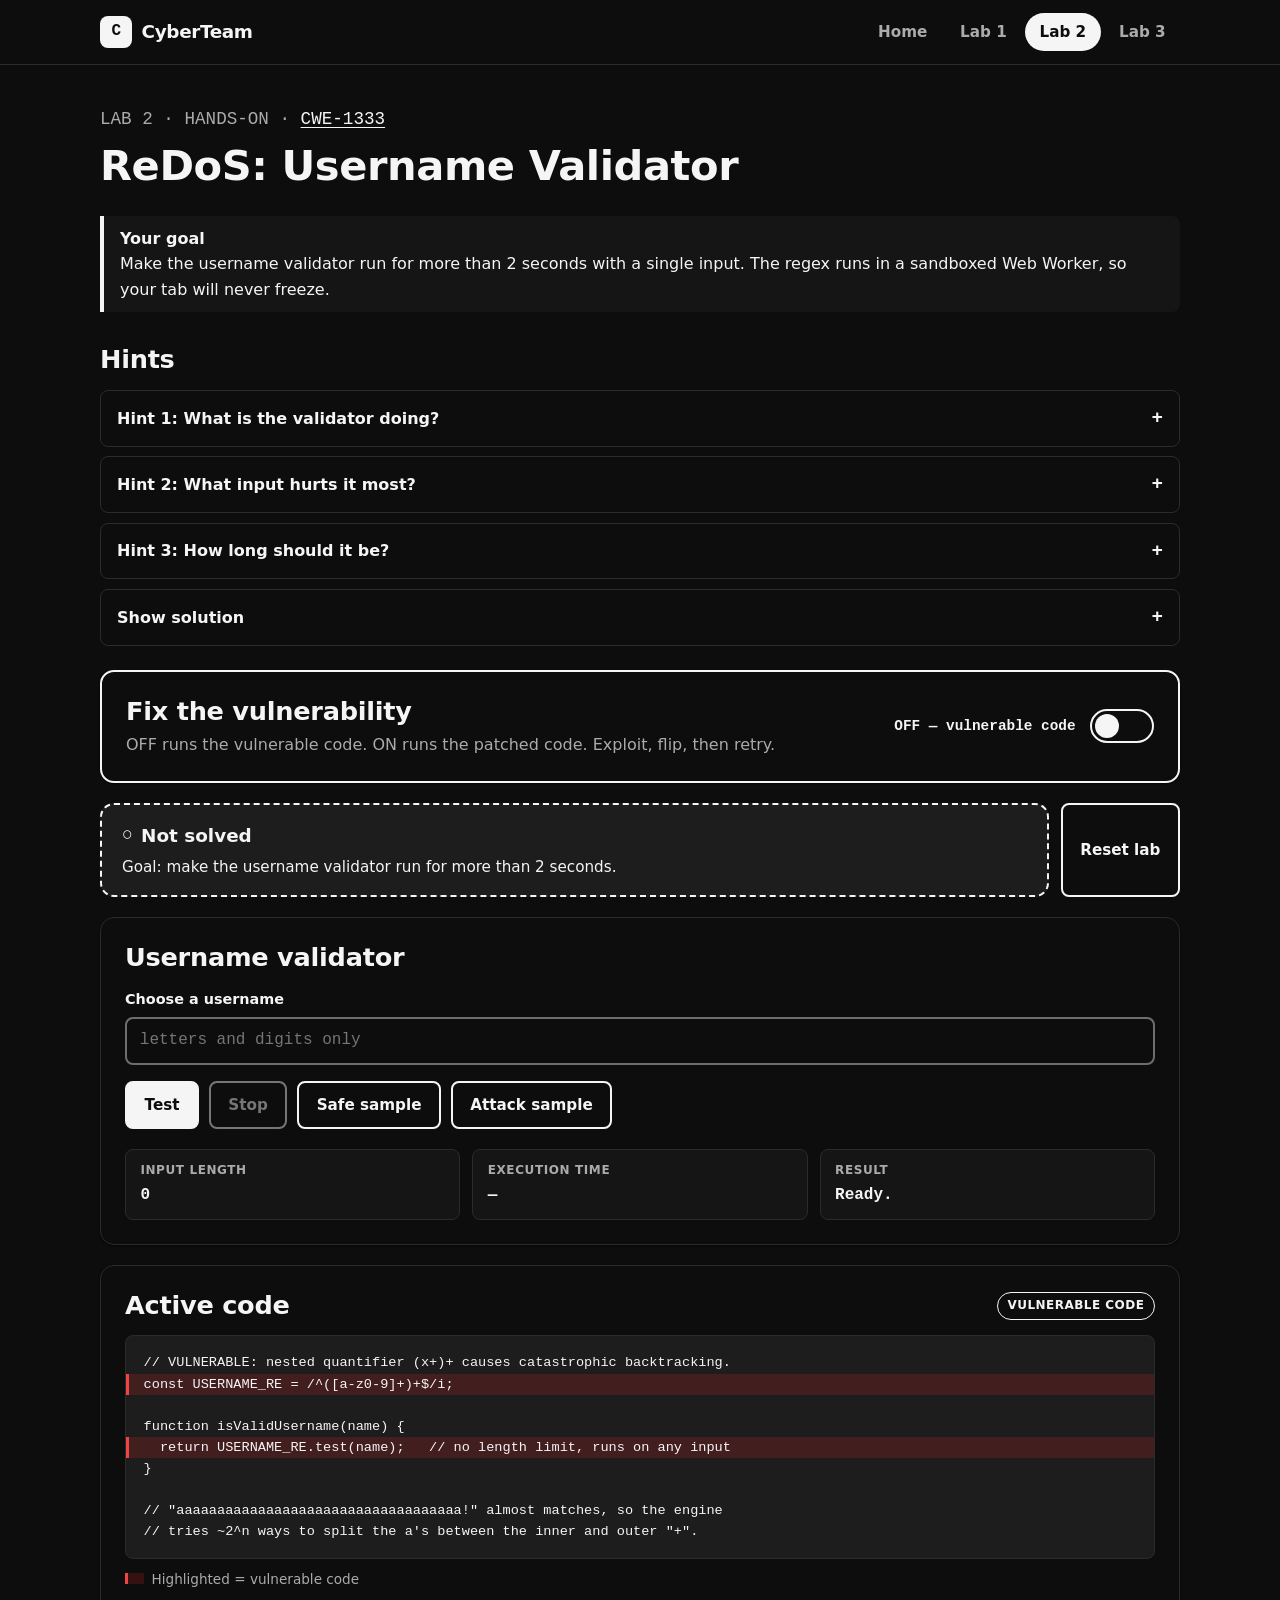
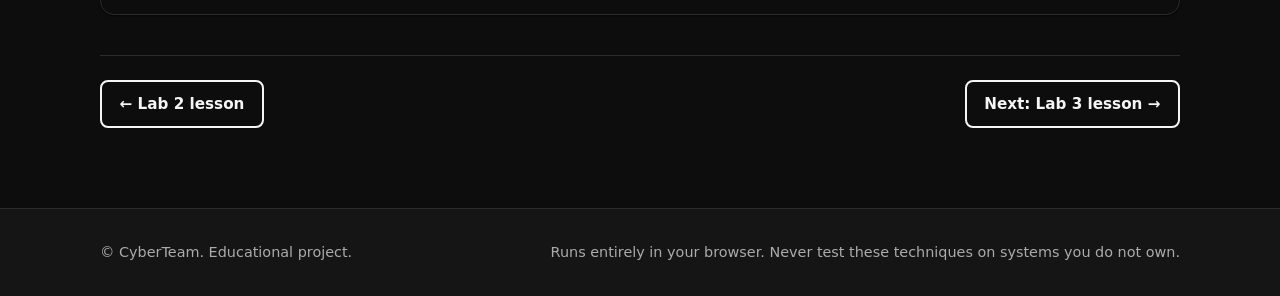
<file: redos-lab.html>
<!DOCTYPE html>
<html lang="en" dir="ltr">
<head>
  <meta charset="utf-8">
  <meta name="viewport" content="width=device-width, initial-scale=1">
  <title>Lab 2: ReDoS (CWE-1333) | CyberTeam</title>
  <meta name="description" content="Hands-on ReDoS lab (CWE-1333): trigger catastrophic backtracking safely, then apply the fix.">
  <link rel="stylesheet" href="style.css">
  <script src="script.js" defer></script>
</head>
<body data-page="redos-lab">
  <a class="skip-link" href="#main">Skip to content</a>

  <header class="site-header">
    <div class="container nav">
      <a class="brand" href="index.html" aria-label="CyberTeam home"><span class="brand-mark" aria-hidden="true">C</span>CyberTeam</a>
      <button class="nav-toggle" type="button" aria-expanded="false" aria-controls="nav-links">Menu</button>
      <nav aria-label="Main">
        <ul id="nav-links" class="nav-links">
          <li><a href="index.html" data-nav="home">Home</a></li>
          <li><a href="logic-lesson.html" data-nav="lab1">Lab 1</a></li>
          <li><a href="redos-lesson.html" data-nav="lab2">Lab 2</a></li>
          <li><a href="proto-lesson.html" data-nav="lab3">Lab 3</a></li>
        </ul>
      </nav>
    </div>
  </header>

  <main id="main" class="container page">
    <div class="page-head">
      <p class="crumb">LAB 2 &middot; HANDS-ON &middot; <a href="https://cwe.mitre.org/data/definitions/1333.html" target="_blank" rel="noopener noreferrer">CWE-1333</a></p>
      <h1>ReDoS: Username Validator</h1>
      <div class="goal">
        <strong>Your goal</strong>
        Make the username validator run for more than 2 seconds with a single input. The regex runs in a sandboxed Web Worker, so your tab will never freeze.
      </div>
    </div>

    <section aria-labelledby="hints-title">
      <h2 id="hints-title">Hints</h2>
      <details class="disclosure">
        <summary>Hint 1: What is the validator doing?</summary>
        <div class="disclosure-body"><p>Open the <em>Active code</em> panel below. The pattern has a quantifier inside a group that is itself quantified: <code>([a-z0-9]+)+</code>. That is the shape that causes catastrophic backtracking.</p></div>
      </details>
      <details class="disclosure">
        <summary>Hint 2: What input hurts it most?</summary>
        <div class="disclosure-body"><p>You need a string that is almost valid: many allowed characters, then one character that makes the match fail at the very end. The <strong>Safe sample</strong> button fills in a normal username so you can see a fast run. The <strong>Attack sample</strong> button fills in a long near-miss string. Both buttons only fill the box: you still press <strong>Test</strong> yourself.</p></div>
      </details>
      <details class="disclosure">
        <summary>Hint 3: How long should it be?</summary>
        <div class="disclosure-body"><p>Each extra character roughly doubles the time. Around 30 characters is already several seconds. Watch the live timer: the lab is solved once it passes 2000 ms.</p></div>
      </details>
      <details class="disclosure">
        <summary>Show solution</summary>
        <div class="disclosure-body">
          <p>With the switch <strong>OFF</strong>, enter 35 letter <code>a</code> characters followed by <code>!</code>:</p>
<pre class="code"><code>aaaaaaaaaaaaaaaaaaaaaaaaaaaaaaaaaaa!</code></pre>
          <p>Press <strong>Test</strong>. The regex cannot match because of the final <code>!</code>, so it tries every way to split the <code>a</code>s between the two <code>+</code> operators. After 2 seconds the worker is terminated and the lab is marked solved. On a very fast machine, add more <code>a</code> characters.</p>
          <p>Now turn the switch <strong>ON</strong> and test the same string: it is rejected instantly.</p>
        </div>
      </details>
    </section>

    <section class="card fix-card" aria-labelledby="fix-title" style="margin-top:1.5rem;">
      <div class="fix-row">
        <div>
          <h2 id="fix-title">Fix the vulnerability</h2>
          <p>OFF runs the vulnerable code. ON runs the patched code. Exploit, flip, then retry.</p>
        </div>
        <div class="switch-wrap">
          <span id="fix-switch-state" class="switch-state">OFF &mdash; vulnerable code</span>
          <button id="fix-switch" class="switch" type="button" role="switch" aria-checked="false" aria-labelledby="fix-title"><span class="switch-thumb"></span></button>
        </div>
      </div>
    </section>

    <div class="banner-row">
      <div id="status-banner" class="banner" data-state="unsolved" role="status" aria-live="polite">
        <strong class="banner-title">Not solved</strong>
        <span class="banner-detail"></span>
      </div>
      <button id="reset-lab" class="btn btn-outline" type="button">Reset lab</button>
    </div>

    <section class="card" aria-labelledby="comp-title">
      <h2 id="comp-title">Username validator</h2>
      <form id="redos-form" novalidate>
        <div class="field">
          <label for="username">Choose a username</label>
          <input id="username" class="input" type="text" autocomplete="off" spellcheck="false" placeholder="letters and digits only">
        </div>
        <div class="btn-row">
          <button id="btn-test" class="btn btn-primary" type="submit">Test</button>
          <button id="btn-stop" class="btn btn-outline" type="button" disabled>Stop</button>
          <button id="btn-safe" class="btn btn-outline" type="button">Safe sample</button>
          <button id="btn-attack" class="btn btn-outline" type="button">Attack sample</button>
        </div>
      </form>
      <dl class="readouts">
        <div class="readout"><dt>Input length</dt><dd id="out-length">0</dd></div>
        <div class="readout"><dt>Execution time</dt><dd id="out-time">&mdash;</dd></div>
        <div class="readout"><dt>Result</dt><dd id="out-result">Ready.</dd></div>
      </dl>
    </section>

    <section class="card" aria-labelledby="code-title">
      <div class="panel-head">
        <h2 id="code-title">Active code</h2>
        <span id="code-mode" class="badge">Vulnerable code</span>
      </div>
<pre class="code"><code id="active-code"></code></pre>
      <p id="code-legend" class="code-legend" data-mode="vuln">Highlighted = vulnerable code</p>
    </section>

    <nav class="pager" aria-label="Lab navigation">
      <a class="btn btn-outline" href="redos-lesson.html">&larr; Lab 2 lesson</a>
      <a class="btn btn-outline" href="proto-lesson.html">Next: Lab 3 lesson &rarr;</a>
    </nav>
  </main>

  <footer class="site-footer">
    <div class="container">
      <span>&copy; CyberTeam. Educational project.</span>
      <span>Runs entirely in your browser. Never test these techniques on systems you do not own.</span>
    </div>
  </footer>
</body>
</html>
</file>
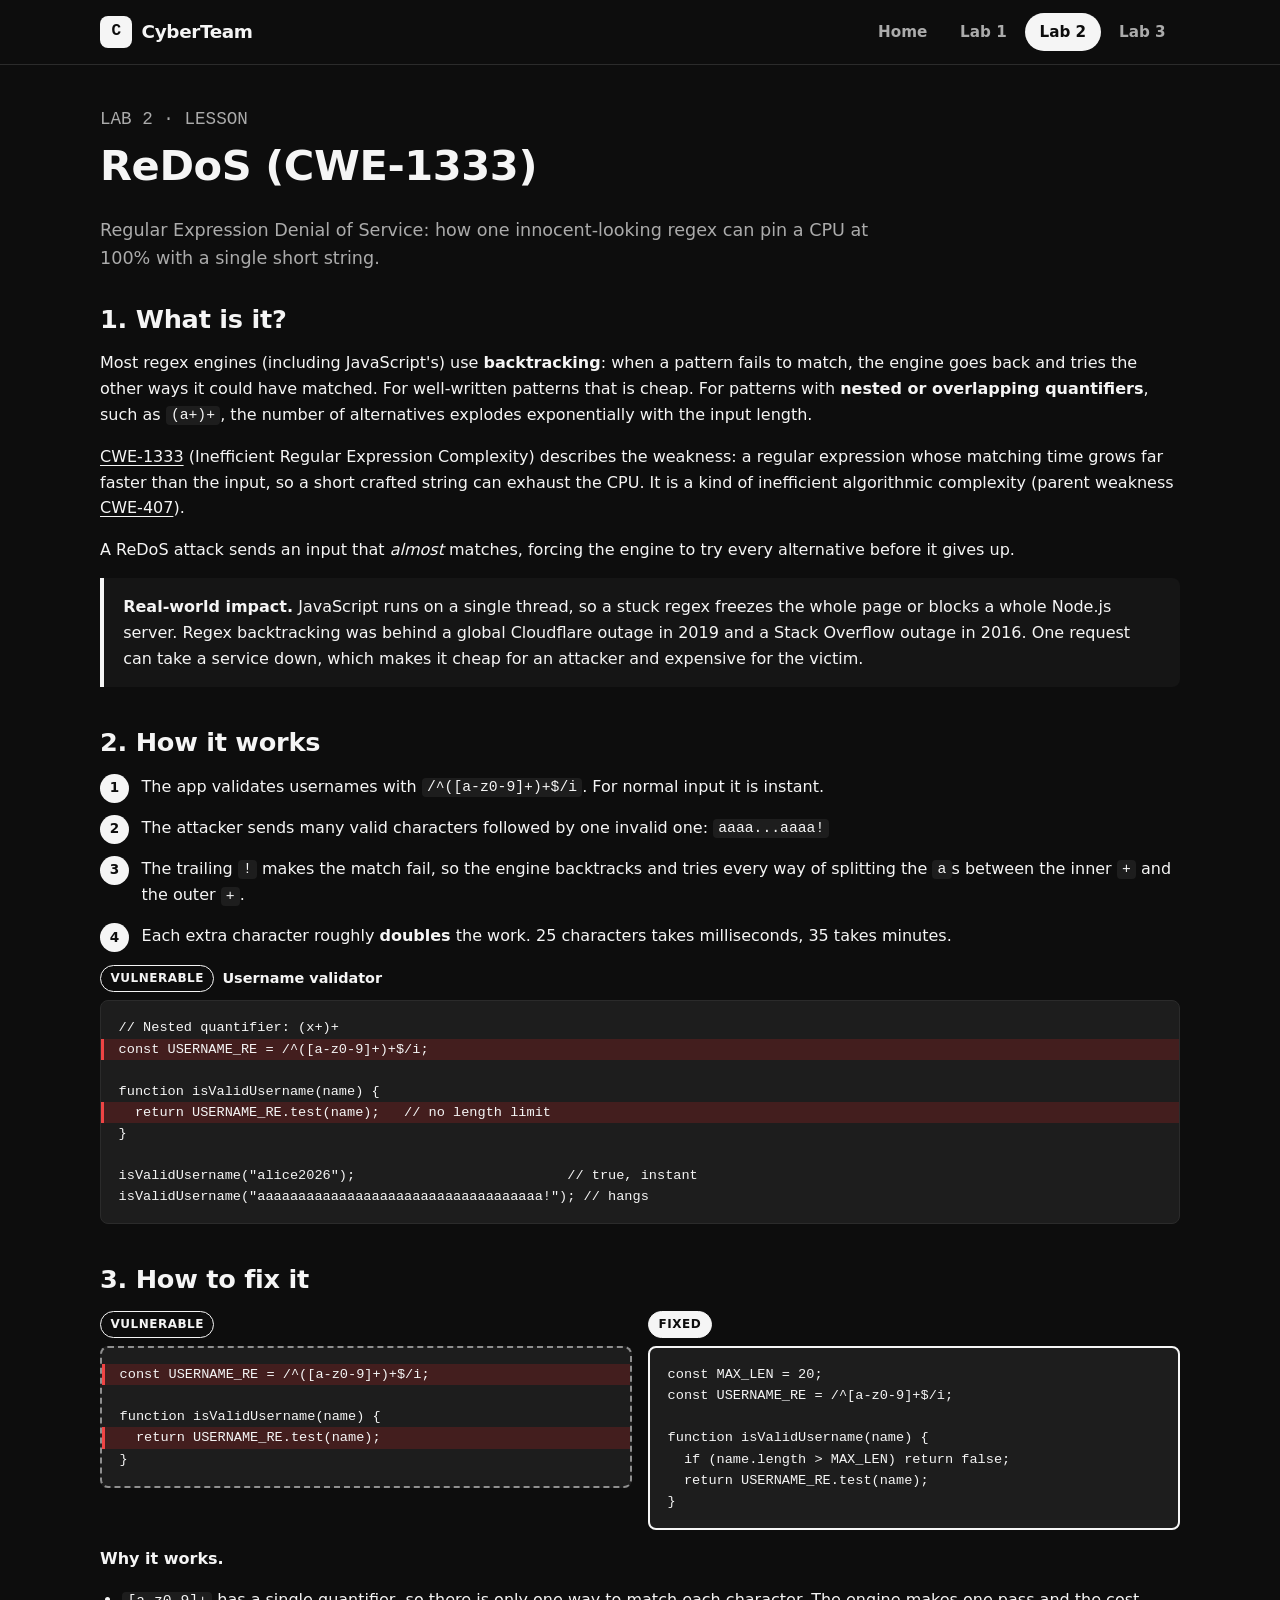
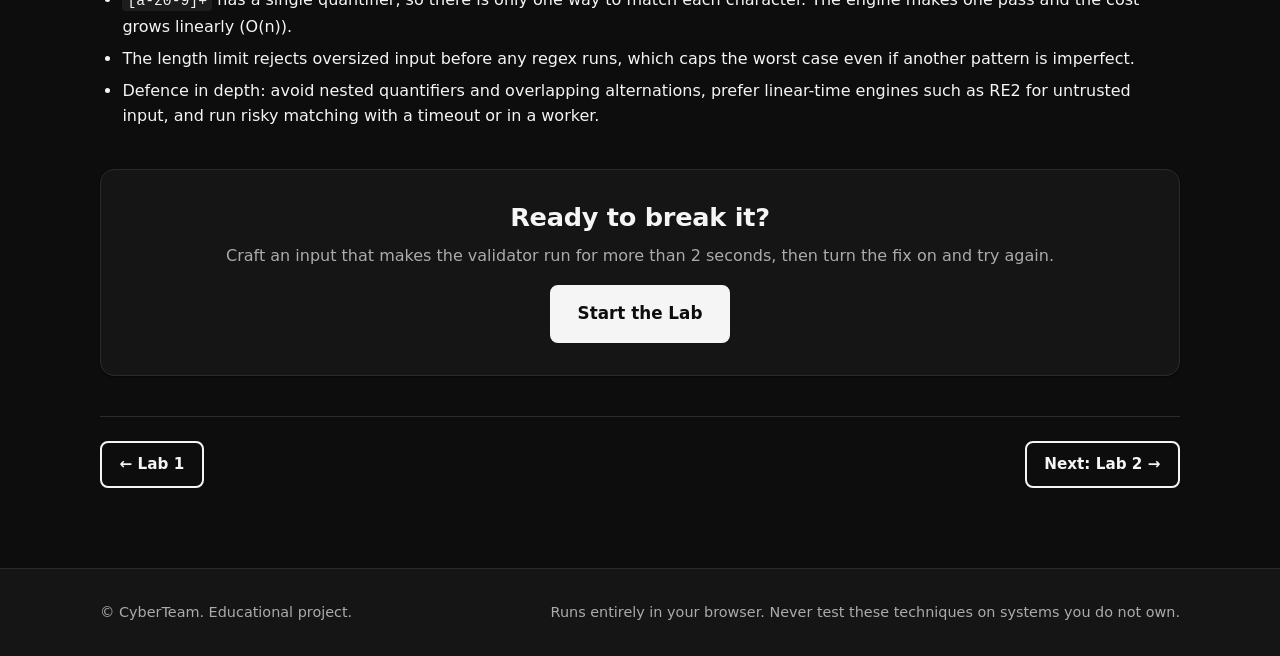
<file: redos-lesson.html>
<!DOCTYPE html>
<html lang="en" dir="ltr">
<head>
  <meta charset="utf-8">
  <meta name="viewport" content="width=device-width, initial-scale=1">
  <title>Lab 2 Lesson: ReDoS (CWE-1333) | CyberTeam</title>
  <meta name="description" content="Learn how Regular Expression Denial of Service (CWE-1333) works and how to fix it.">
  <link rel="stylesheet" href="style.css">
  <script src="script.js" defer></script>
</head>
<body data-page="redos-lesson">
  <a class="skip-link" href="#main">Skip to content</a>

  <header class="site-header">
    <div class="container nav">
      <a class="brand" href="index.html" aria-label="CyberTeam home"><span class="brand-mark" aria-hidden="true">C</span>CyberTeam</a>
      <button class="nav-toggle" type="button" aria-expanded="false" aria-controls="nav-links">Menu</button>
      <nav aria-label="Main">
        <ul id="nav-links" class="nav-links">
          <li><a href="index.html" data-nav="home">Home</a></li>
          <li><a href="logic-lesson.html" data-nav="lab1">Lab 1</a></li>
          <li><a href="redos-lesson.html" data-nav="lab2">Lab 2</a></li>
          <li><a href="proto-lesson.html" data-nav="lab3">Lab 3</a></li>
        </ul>
      </nav>
    </div>
  </header>

  <main id="main" class="container page lesson">
    <div class="page-head">
      <p class="crumb">LAB 2 &middot; LESSON</p>
      <h1>ReDoS (CWE-1333)</h1>
      <p>Regular Expression Denial of Service: how one innocent-looking regex can pin a CPU at 100% with a single short string.</p>
    </div>

    <section aria-labelledby="what">
      <h2 id="what">1. What is it?</h2>
      <p>Most regex engines (including JavaScript's) use <strong>backtracking</strong>: when a pattern fails to match, the engine goes back and tries the other ways it could have matched. For well-written patterns that is cheap. For patterns with <strong>nested or overlapping quantifiers</strong>, such as <code>(a+)+</code>, the number of alternatives explodes exponentially with the input length.</p>
      <p><a href="https://cwe.mitre.org/data/definitions/1333.html" target="_blank" rel="noopener noreferrer">CWE-1333</a> (Inefficient Regular Expression Complexity) describes the weakness: a regular expression whose matching time grows far faster than the input, so a short crafted string can exhaust the CPU. It is a kind of inefficient algorithmic complexity (parent weakness <a href="https://cwe.mitre.org/data/definitions/407.html" target="_blank" rel="noopener noreferrer">CWE-407</a>).</p>
      <p>A ReDoS attack sends an input that <em>almost</em> matches, forcing the engine to try every alternative before it gives up.</p>
      <div class="callout">
        <p><strong>Real-world impact.</strong> JavaScript runs on a single thread, so a stuck regex freezes the whole page or blocks a whole Node.js server. Regex backtracking was behind a global Cloudflare outage in 2019 and a Stack Overflow outage in 2016. One request can take a service down, which makes it cheap for an attacker and expensive for the victim.</p>
      </div>
    </section>

    <section aria-labelledby="how">
      <h2 id="how">2. How it works</h2>
      <ol class="steps">
        <li>The app validates usernames with <code>/^([a-z0-9]+)+$/i</code>. For normal input it is instant.</li>
        <li>The attacker sends many valid characters followed by one invalid one: <code>aaaa...aaaa!</code></li>
        <li>The trailing <code>!</code> makes the match fail, so the engine backtracks and tries every way of splitting the <code>a</code>s between the inner <code>+</code> and the outer <code>+</code>.</li>
        <li>Each extra character roughly <strong>doubles</strong> the work. 25 characters takes milliseconds, 35 takes minutes.</li>
      </ol>
      <figure>
        <figcaption><span class="badge">Vulnerable</span> Username validator</figcaption>
<pre class="code"><code>// Nested quantifier: (x+)+
<span class="hl-vuln">const USERNAME_RE = /^([a-z0-9]+)+$/i;</span>
function isValidUsername(name) {
<span class="hl-vuln">  return USERNAME_RE.test(name);   // no length limit</span>}

isValidUsername("alice2026");                          // true, instant
isValidUsername("aaaaaaaaaaaaaaaaaaaaaaaaaaaaaaaaaaa!"); // hangs</code></pre>
      </figure>
    </section>

    <section aria-labelledby="fix">
      <h2 id="fix">3. How to fix it</h2>
      <div class="compare">
        <figure class="bad">
          <figcaption><span class="badge">Vulnerable</span></figcaption>
<pre class="code"><code><span class="hl-vuln">const USERNAME_RE = /^([a-z0-9]+)+$/i;</span>
function isValidUsername(name) {
<span class="hl-vuln">  return USERNAME_RE.test(name);</span>}</code></pre>
        </figure>
        <figure class="good">
          <figcaption><span class="badge badge-solid">Fixed</span></figcaption>
<pre class="code"><code>const MAX_LEN = 20;
const USERNAME_RE = /^[a-z0-9]+$/i;

function isValidUsername(name) {
  if (name.length > MAX_LEN) return false;
  return USERNAME_RE.test(name);
}</code></pre>
        </figure>
      </div>
      <p><strong>Why it works.</strong></p>
      <ul>
        <li><code>[a-z0-9]+</code> has a single quantifier, so there is only one way to match each character. The engine makes one pass and the cost grows linearly (O(n)).</li>
        <li>The length limit rejects oversized input before any regex runs, which caps the worst case even if another pattern is imperfect.</li>
        <li>Defence in depth: avoid nested quantifiers and overlapping alternations, prefer linear-time engines such as RE2 for untrusted input, and run risky matching with a timeout or in a worker.</li>
      </ul>
    </section>

    <section class="card cta" aria-labelledby="cta-title">
      <h2 id="cta-title">Ready to break it?</h2>
      <p>Craft an input that makes the validator run for more than 2 seconds, then turn the fix on and try again.</p>
      <a class="btn btn-primary btn-lg" href="redos-lab.html">Start the Lab</a>
    </section>

    <nav class="pager" aria-label="Lesson navigation">
      <a class="btn btn-outline" href="logic-lab.html">&larr; Lab 1</a>
      <a class="btn btn-outline" href="redos-lab.html">Next: Lab 2 &rarr;</a>
    </nav>
  </main>

  <footer class="site-footer">
    <div class="container">
      <span>&copy; CyberTeam. Educational project.</span>
      <span>Runs entirely in your browser. Never test these techniques on systems you do not own.</span>
    </div>
  </footer>
</body>
</html>
</file>
<file: style.css>
/* =====================================================================
   CyberTeam — shared stylesheet
   Strict monochrome DARK theme: blacks, grays and white only.
   Every colour used below is defined as a CSS variable in :root.
   Note: the raw scale is inverted for dark mode. --white is the darkest
   surface and --black is the brightest ink, so the component rules below
   work unchanged. Swap the values back to restore the light theme.
   ===================================================================== */

/* ---------- 1. Design tokens ---------- */
:root {
  color-scheme: dark;   /* dark scrollbars and form controls */

  /* Raw grays (inverted scale) */
  --white: #0d0d0d;
  --black: #f5f5f5;
  --gray-50: #151515;
  --gray-100: #1d1d1d;
  --gray-200: #2b2b2b;
  --gray-300: #3d3d3d;
  --gray-400: #6e6e6e;
  --gray-500: #8f8f8f;
  --gray-600: #ababab;
  --gray-700: #cfcfcf;
  --gray-800: #e3e3e3;

  /* Semantic roles */
  --bg: var(--white);
  --surface: var(--white);
  --surface-alt: var(--gray-50);
  --text: var(--black);
  --text-muted: var(--gray-600);
  --border: var(--gray-200);
  --border-strong: var(--gray-400);
  --code-bg: var(--gray-100);
  --focus: var(--black);
  --inverse-bg: var(--black);
  --inverse-text: var(--white);

  /* Code highlights (the only non-gray colours, used purely as a signal) */
  --vuln-bg: rgba(220, 38, 38, 0.2);
  --vuln-border: #ef4444;
  --fix-bg: rgba(34, 197, 94, 0.13);
  --fix-border: #22c55e;

  /* Shape, shadow, type, motion */
  --radius: 14px;
  --radius-sm: 8px;
  --shadow-sm: 0 1px 2px rgba(0, 0, 0, 0.6);
  --shadow-md: 0 8px 24px rgba(0, 0, 0, 0.7);
  --font-sans: system-ui, -apple-system, "Segoe UI", Roboto, "Helvetica Neue", Arial, sans-serif;
  --font-mono: ui-monospace, SFMono-Regular, Menlo, Consolas, "Liberation Mono", monospace;
  --transition: 160ms ease;
  --container: 1080px;
}

/* ---------- 2. Base ---------- */
*,
*::before,
*::after { box-sizing: border-box; }

html { -webkit-text-size-adjust: 100%; scroll-behavior: smooth; }

body {
  margin: 0;
  font-family: var(--font-sans);
  font-size: 1rem;
  line-height: 1.6;
  color: var(--text);
  background: var(--bg);
}

h1, h2, h3 { line-height: 1.2; margin: 0 0 0.6em; letter-spacing: -0.01em; }
h1 { font-size: clamp(1.8rem, 4vw, 2.6rem); }
h2 { font-size: clamp(1.25rem, 2.5vw, 1.6rem); }
h3 { font-size: 1.1rem; }
p { margin: 0 0 1em; }
a { color: var(--text); text-underline-offset: 3px; }
a:hover { text-decoration-thickness: 2px; }
img, svg { max-width: 100%; }

.muted { color: var(--text-muted); }
.container { width: min(100% - 2rem, var(--container)); margin-inline: auto; }
.section { padding: 3rem 0; }
.section-title { margin-bottom: 1.5rem; }

/* Focus states: always visible for keyboard users */
:focus-visible {
  outline: 3px solid var(--focus);
  outline-offset: 3px;
  border-radius: 4px;
}

.skip-link {
  position: absolute;
  left: -999px;
  top: 0.5rem;
  background: var(--inverse-bg);
  color: var(--inverse-text);
  padding: 0.5rem 1rem;
  border-radius: var(--radius-sm);
  z-index: 100;
}
.skip-link:focus { left: 0.5rem; }

/* ---------- 3. Header / navbar ---------- */
.site-header {
  position: sticky;
  top: 0;
  z-index: 50;
  background: var(--bg);
  border-bottom: 1px solid var(--border);
}
.nav {
  display: flex;
  align-items: center;
  justify-content: space-between;
  gap: 1rem;
  min-height: 64px;
}
.brand {
  display: inline-flex;
  align-items: center;
  gap: 0.6rem;
  font-weight: 800;
  font-size: 1.15rem;
  text-decoration: none;
  letter-spacing: -0.02em;
}
.brand-mark {
  display: inline-grid;
  place-items: center;
  width: 32px;
  height: 32px;
  border-radius: 8px;
  background: var(--inverse-bg);
  color: var(--inverse-text);
  font-family: var(--font-mono);
  font-size: 1rem;
}
.nav-links {
  display: flex;
  gap: 0.25rem;
  list-style: none;
  margin: 0;
  padding: 0;
}
.nav-links a {
  display: block;
  padding: 0.45rem 0.9rem;
  border-radius: 999px;
  text-decoration: none;
  color: var(--text-muted);
  font-weight: 600;
  font-size: 0.95rem;
  transition: background var(--transition), color var(--transition);
}
.nav-links a:hover { background: var(--gray-100); color: var(--text); }
.nav-links a.active { background: var(--inverse-bg); color: var(--inverse-text); }
.nav-toggle {
  display: none;
  font: inherit;
  font-weight: 600;
  background: var(--surface);
  color: var(--text);
  border: 1px solid var(--border-strong);
  border-radius: var(--radius-sm);
  padding: 0.4rem 0.8rem;
  cursor: pointer;
}

/* ---------- 4. Buttons, badges ---------- */
.btn {
  display: inline-flex;
  align-items: center;
  justify-content: center;
  gap: 0.4rem;
  font: inherit;
  font-weight: 600;
  font-size: 0.95rem;
  padding: 0.6rem 1.1rem;
  border-radius: var(--radius-sm);
  border: 2px solid var(--black);
  text-decoration: none;
  cursor: pointer;
  transition: background var(--transition), color var(--transition), transform var(--transition), box-shadow var(--transition);
}
.btn:hover { transform: translateY(-1px); box-shadow: var(--shadow-sm); }
.btn:active { transform: translateY(0); }
.btn-primary { background: var(--inverse-bg); color: var(--inverse-text); }
.btn-primary:hover { background: var(--gray-700); }
.btn-outline { background: var(--surface); color: var(--text); }
.btn-outline:hover { background: var(--gray-100); }
.btn-lg { padding: 0.85rem 1.6rem; font-size: 1.05rem; }
.btn-sm { padding: 0.35rem 0.7rem; font-size: 0.85rem; }
.btn:disabled { opacity: 0.45; cursor: not-allowed; transform: none; box-shadow: none; }

.badge {
  display: inline-block;
  font-size: 0.75rem;
  font-weight: 700;
  letter-spacing: 0.04em;
  text-transform: uppercase;
  padding: 0.2rem 0.6rem;
  border-radius: 999px;
  border: 1.5px solid var(--black);
  background: var(--surface);
  color: var(--text);
}
.badge-solid { background: var(--inverse-bg); color: var(--inverse-text); }

/* ---------- 5. Cards ---------- */
.card {
  background: var(--surface);
  border: 1px solid var(--border);
  border-radius: var(--radius);
  padding: 1.5rem;
  box-shadow: var(--shadow-sm);
  transition: box-shadow var(--transition), transform var(--transition), border-color var(--transition);
}
.card + .card { margin-top: 1.25rem; }
/* Cards inside grids are aligned by the grid, not stacked with a top margin */
.grid-3 > .card, .team-grid > .card { margin-top: 0; }
.card-hover:hover { box-shadow: var(--shadow-md); transform: translateY(-2px); border-color: var(--border-strong); }

/* ---------- 6. Home page ---------- */
.hero {
  padding: 4.5rem 0 3.5rem;
  border-bottom: 1px solid var(--border);
  background:
    linear-gradient(var(--surface-alt), var(--bg));
}
.hero .eyebrow {
  display: inline-block;
  font-family: var(--font-mono);
  font-size: 0.85rem;
  color: var(--text-muted);
  margin-bottom: 1rem;
}
.hero h1 { font-size: clamp(2.4rem, 7vw, 4rem); margin-bottom: 0.4em; }
.hero p.lead { font-size: 1.2rem; max-width: 60ch; color: var(--text-muted); }
.hero-steps {
  display: flex;
  flex-wrap: wrap;
  gap: 0.6rem;
  list-style: none;
  padding: 0;
  margin: 1.5rem 0 2rem;
}
.hero-steps li {
  border: 1px solid var(--border-strong);
  border-radius: 999px;
  padding: 0.3rem 0.9rem;
  font-size: 0.9rem;
  font-weight: 600;
  background: var(--surface);
}
.hero-actions { display: flex; flex-wrap: wrap; gap: 0.75rem; }

.grid-3 {
  display: grid;
  gap: 1.25rem;
  grid-template-columns: repeat(auto-fit, minmax(260px, 1fr));
}
.lab-card { display: flex; flex-direction: column; gap: 0.75rem; }
.lab-card .lab-num { font-family: var(--font-mono); font-size: 0.85rem; color: var(--text-muted); }
.lab-card p { margin: 0; color: var(--text-muted); flex: 1; }
.lab-card .card-foot { display: flex; align-items: center; justify-content: space-between; gap: 0.5rem; }
.lab-card .card-foot .btn { margin-left: auto; }   /* Start button stays on the right */
.cwe-tag {
  align-self: flex-start;
  font-family: var(--font-mono);
  font-size: 0.8rem;
  font-weight: 700;
  color: var(--text-muted);
  text-decoration: none;
  border: 1px solid var(--border-strong);
  border-radius: 999px;
  padding: 0.1rem 0.65rem;
  transition: background var(--transition), color var(--transition);
}
.cwe-tag:hover { background: var(--gray-100); color: var(--text); }
.solved-tag { font-size: 0.8rem; font-weight: 700; }

.team-grid {
  display: grid;
  gap: 1.25rem;
  grid-template-columns: repeat(auto-fit, minmax(190px, 1fr));
}
.member { text-align: center; display: flex; flex-direction: column; align-items: center; justify-content: center; gap: 0.9rem; }
.member h3 { margin: 0; font-size: 1.05rem; }

/* ---------- 7. Footer ---------- */
.site-footer {
  margin-top: 4rem;
  padding: 2rem 0;
  border-top: 1px solid var(--border);
  color: var(--text-muted);
  font-size: 0.9rem;
  background: var(--surface-alt);
}
.site-footer .container { display: flex; flex-wrap: wrap; justify-content: space-between; gap: 0.5rem; }

/* ---------- 8. Lesson + lab shared page layout ---------- */
.page { padding: 2.5rem 0 1rem; }
.crumb { font-family: var(--font-mono); font-size: 0.85rem; color: var(--text-muted); margin-bottom: 0.5rem; }
.page-head { margin-bottom: 2rem; }
.page-head p { color: var(--text-muted); max-width: 70ch; font-size: 1.1rem; }

.lesson section { margin-bottom: 2.5rem; }
.lesson ul, .lesson ol { padding-left: 1.4rem; }
.lesson li { margin-bottom: 0.4rem; }
.steps { counter-reset: step; list-style: none; padding-left: 0 !important; }
.steps li {
  counter-increment: step;
  position: relative;
  padding-left: 2.6rem;
  margin-bottom: 0.9rem;
}
.steps li::before {
  content: counter(step);
  position: absolute;
  left: 0;
  top: 0;
  width: 1.8rem;
  height: 1.8rem;
  display: grid;
  place-items: center;
  border-radius: 50%;
  background: var(--inverse-bg);
  color: var(--inverse-text);
  font-size: 0.85rem;
  font-weight: 700;
}
.callout {
  border-left: 4px solid var(--black);
  background: var(--surface-alt);
  padding: 1rem 1.2rem;
  border-radius: 0 var(--radius-sm) var(--radius-sm) 0;
  margin: 1rem 0;
}
.callout p:last-child { margin-bottom: 0; }

/* Code blocks: always LTR, monospace, scrollable */
pre.code,
.code-block {
  direction: ltr;
  text-align: left;
  margin: 0;
  padding: 1rem 1.1rem;
  background: var(--code-bg);
  border: 1px solid var(--border);
  border-radius: var(--radius-sm);
  overflow-x: auto;
  font-family: var(--font-mono);
  font-size: 0.85rem;
  line-height: 1.55;
  tab-size: 2;
}
code { font-family: var(--font-mono); font-size: 0.92em; background: var(--code-bg); padding: 0.1em 0.35em; border-radius: 4px; }
pre.code code { background: none; padding: 0; font-size: inherit; display: block; width: max-content; min-width: 100%; }

/* Code lines (built by renderCode in script.js). Each line is a block, so no
   "\n" text is needed between them and copy/paste stays free of blank lines. */
.code-line { display: block; }

/* Highlighted lines: full-width bar bleeding into the block padding */
.hl-vuln,
.hl-fix {
  display: block;
  margin: 0 -1.1rem;
  padding: 0 1.1rem 0 calc(1.1rem - 3px);
}
.hl-vuln { background: var(--vuln-bg); border-left: 3px solid var(--vuln-border); }
.hl-fix { background: var(--fix-bg); border-left: 3px solid var(--fix-border); }

.code-legend { margin: 0.6rem 0 0; font-size: 0.85rem; color: var(--text-muted); }
.code-legend::before {
  content: "";
  display: inline-block;
  width: 1.4em;
  height: 0.8em;
  margin-right: 0.55em;
  vertical-align: -0.05em;
  background: var(--vuln-bg);
  border-left: 3px solid var(--vuln-border);
}
.code-legend[data-mode="fixed"]::before { background: var(--fix-bg); border-left-color: var(--fix-border); }
figure { margin: 0; }
figcaption { font-weight: 700; font-size: 0.9rem; margin-bottom: 0.5rem; display: flex; align-items: center; gap: 0.5rem; }

.compare { display: grid; gap: 1rem; grid-template-columns: repeat(auto-fit, minmax(300px, 1fr)); margin: 1rem 0; }
.compare figure { min-width: 0; }
.compare .bad pre.code { border: 2px dashed var(--gray-500); }
.compare .good pre.code { border: 2px solid var(--black); }

.cta { text-align: center; background: var(--surface-alt); padding: 2rem 1.5rem; }
.cta h2 { margin-bottom: 0.4em; }
.cta p { color: var(--text-muted); }

.pager .btn:only-child { margin-left: auto; }
.pager {
  display: flex;
  justify-content: space-between;
  gap: 1rem;
  flex-wrap: wrap;
  margin: 2.5rem 0 0;
  padding-top: 1.5rem;
  border-top: 1px solid var(--border);
}

/* ---------- 9. Lab-specific components ---------- */
.goal { border-left: 4px solid var(--black); padding: 0.6rem 1rem; background: var(--surface-alt); border-radius: 0 var(--radius-sm) var(--radius-sm) 0; }
.goal strong { display: block; }

/* Collapsibles (native <details>, animated subtly) */
.disclosure {
  border: 1px solid var(--border);
  border-radius: var(--radius-sm);
  background: var(--surface);
  margin-bottom: 0.6rem;
  transition: border-color var(--transition), box-shadow var(--transition);
}
.disclosure:hover { border-color: var(--border-strong); }
.disclosure[open] { box-shadow: var(--shadow-sm); border-color: var(--border-strong); }
.disclosure summary {
  cursor: pointer;
  padding: 0.75rem 1rem;
  font-weight: 700;
  list-style: none;
  display: flex;
  align-items: center;
  justify-content: space-between;
}
.disclosure summary::-webkit-details-marker { display: none; }
.disclosure summary::after { content: "+"; font-family: var(--font-mono); font-size: 1.2rem; transition: transform var(--transition); }
.disclosure[open] summary::after { content: "\2212"; }
.disclosure .disclosure-body { padding: 0 1rem 1rem; animation: fade-in 200ms ease; }
.disclosure .disclosure-body > :last-child { margin-bottom: 0; }
@keyframes fade-in { from { opacity: 0; transform: translateY(-4px); } to { opacity: 1; transform: none; } }

/* "Fix the vulnerability" switch */
.fix-card { border: 2px solid var(--black); }
.fix-row { display: flex; align-items: center; justify-content: space-between; gap: 1.25rem; flex-wrap: wrap; }
.fix-row h2 { margin-bottom: 0.2em; }
.fix-row p { margin: 0; color: var(--text-muted); }
.switch-wrap { display: flex; align-items: center; gap: 0.9rem; }
.switch-state { font-family: var(--font-mono); font-weight: 700; font-size: 0.9rem; }
.switch {
  position: relative;
  flex: none;
  width: 64px;
  height: 34px;
  padding: 0;
  border-radius: 999px;
  border: 2px solid var(--black);
  background: var(--surface);
  cursor: pointer;
  transition: background var(--transition);
}
.switch-thumb {
  position: absolute;
  top: 3px;
  left: 3px;
  width: 24px;
  height: 24px;
  border-radius: 50%;
  background: var(--inverse-bg);
  transition: transform var(--transition), background var(--transition);
}
.switch[aria-checked="true"] { background: var(--inverse-bg); }
.switch[aria-checked="true"] .switch-thumb { transform: translateX(30px); background: var(--surface); }

/* Status banner: three clearly different monochrome states */
.banner-row { display: flex; gap: 0.75rem; align-items: stretch; flex-wrap: wrap; margin: 1.25rem 0; }
.banner {
  flex: 1 1 320px;
  display: flex;
  flex-direction: column;
  gap: 0.25rem;
  padding: 1rem 1.25rem;
  border-radius: var(--radius);
  border: 2px solid var(--black);
  transition: background var(--transition), color var(--transition);
}
.banner-title { font-size: 1.15rem; display: flex; align-items: center; gap: 0.5rem; }
.banner-title::before { font-family: var(--font-mono); }
.banner-detail { font-size: 0.95rem; }
.banner[data-state="unsolved"] { background: var(--gray-100); border-style: dashed; color: var(--text); }
.banner[data-state="unsolved"] .banner-title::before { content: "\25CB"; }
.banner[data-state="solved"] { background: var(--inverse-bg); color: var(--inverse-text); }
.banner[data-state="solved"] .banner-title::before { content: "\2713"; }
.banner[data-state="blocked"] {
  background: repeating-linear-gradient(135deg, var(--surface), var(--surface) 10px, var(--gray-100) 10px, var(--gray-100) 20px);
  color: var(--text);
  border-width: 3px;
}
.banner[data-state="blocked"] .banner-title::before { content: "\2715"; }

/* Forms */
.field { display: flex; flex-direction: column; gap: 0.35rem; margin-bottom: 1rem; }
.field label { font-weight: 700; font-size: 0.9rem; }
.input,
textarea.input,
select.input {
  font: inherit;
  font-family: var(--font-mono);
  width: 100%;
  padding: 0.6rem 0.8rem;
  border: 2px solid var(--border-strong);
  border-radius: var(--radius-sm);
  background: var(--surface);
  color: var(--text);
  transition: border-color var(--transition);
}
.input:hover { border-color: var(--gray-600); }
.input:focus-visible { border-color: var(--black); outline-offset: 2px; }
textarea.input { resize: vertical; min-height: 5.5rem; direction: ltr; text-align: left; }
.btn-row { display: flex; flex-wrap: wrap; gap: 0.6rem; margin-top: 0.5rem; }

.readouts {
  display: grid;
  gap: 0.75rem;
  grid-template-columns: repeat(auto-fit, minmax(150px, 1fr));
  margin: 1.25rem 0 0;
}
.readout { border: 1px solid var(--border); border-radius: var(--radius-sm); padding: 0.7rem 0.9rem; background: var(--surface-alt); min-width: 0; }
.readout dt { font-size: 0.75rem; text-transform: uppercase; letter-spacing: 0.05em; color: var(--text-muted); font-weight: 700; }
.readout dd { margin: 0.15rem 0 0; font-family: var(--font-mono); font-weight: 700; overflow-wrap: anywhere; }

.panel-head { display: flex; align-items: center; justify-content: space-between; gap: 0.75rem; margin-bottom: 0.9rem; flex-wrap: wrap; }
.panel-head h2 { margin: 0; }

/* Shop (Lab 2) */
.shop-grid { display: grid; gap: 1.25rem; grid-template-columns: minmax(0, 1fr) minmax(0, 1fr); }
.products { display: grid; gap: 0.75rem; }
.product {
  display: grid;
  grid-template-columns: 1fr auto;
  gap: 0.4rem 0.75rem;
  align-items: center;
  padding: 0.8rem 0.9rem;
  border: 1px solid var(--border);
  border-radius: var(--radius-sm);
  background: var(--surface-alt);
}
.product .p-name { font-weight: 700; }
.product .p-price { font-family: var(--font-mono); }
.product .p-controls { grid-column: 1 / -1; display: flex; gap: 0.5rem; align-items: center; }
.product .qty { width: 5.5rem; padding: 0.4rem 0.5rem; }
table.table { width: 100%; border-collapse: collapse; font-size: 0.92rem; }
.table th, .table td { text-align: left; padding: 0.5rem 0.4rem; border-bottom: 1px solid var(--border); }
.table th { font-size: 0.75rem; text-transform: uppercase; letter-spacing: 0.05em; color: var(--text-muted); }
.table td.num, .table th.num { text-align: right; font-family: var(--font-mono); }
.totals { display: grid; grid-template-columns: 1fr auto; gap: 0.3rem 1rem; margin: 1rem 0; font-size: 0.95rem; }
.totals dt { color: var(--text-muted); }
.totals dd { margin: 0; text-align: right; font-family: var(--font-mono); font-weight: 700; }
.totals .grand { font-size: 1.2rem; }
.inline-form { display: flex; gap: 0.5rem; flex-wrap: wrap; margin-bottom: 0.5rem; }
.inline-form .input { flex: 1 1 140px; width: auto; }

.log {
  direction: ltr;
  text-align: left;
  margin: 0;
  padding: 0.75rem;
  list-style: none;
  max-height: 260px;
  overflow-y: auto;
  background: var(--gray-50);
  color: var(--text);
  border: 1px solid var(--border);
  border-radius: var(--radius-sm);
  font-family: var(--font-mono);
  font-size: 0.82rem;
  line-height: 1.5;
}
.log li { padding: 0.15rem 0; border-bottom: 1px solid var(--border); overflow-wrap: anywhere; }
.log li:last-child { border-bottom: 0; }
.log .tag { display: inline-block; min-width: 4.8rem; color: var(--gray-400); }
.log .ok::before { content: "\2713 "; }
.log .deny::before { content: "\2715 "; }
.log .info::before { content: "\00B7 "; }
.log .deny { font-weight: 700; }

/* Prototype pollution (Lab 3) */
.proto-grid { display: grid; gap: 1.25rem; grid-template-columns: repeat(auto-fit, minmax(300px, 1fr)); margin-top: 1.25rem; }
.proto-grid > div { min-width: 0; }
.proto-grid h3 { font-size: 0.95rem; margin-bottom: 0.4rem; }
.admin-panel {
  margin-top: 1.25rem;
  padding: 1.25rem;
  border-radius: var(--radius);
  background: var(--inverse-bg);
  color: var(--inverse-text);
  animation: fade-in 250ms ease;
}
.admin-panel[hidden] { display: none; }
.admin-panel code { background: var(--gray-800); color: var(--inverse-text); }
.locked-panel { margin-top: 1.25rem; padding: 1rem 1.25rem; border: 2px dashed var(--border-strong); border-radius: var(--radius); color: var(--text-muted); }
.locked-panel[hidden] { display: none; }

/* ---------- 10. Responsive ---------- */
@media (max-width: 860px) {
  .shop-grid { grid-template-columns: minmax(0, 1fr); }
}

@media (max-width: 720px) {
  .nav { flex-wrap: wrap; padding: 0.5rem 0; }
  .nav-toggle { display: inline-block; }
  .site-header nav { flex-basis: 100%; }
  .nav-links { display: none; flex-direction: column; padding-bottom: 0.75rem; }
  .nav-links.open { display: flex; }
  .nav-links a { border-radius: var(--radius-sm); }
  .hero { padding: 3rem 0 2.5rem; }
  .section { padding: 2.25rem 0; }
  .card { padding: 1.15rem; }
  .fix-row { flex-direction: column; align-items: flex-start; }
  .pager .btn { flex: 1 1 100%; }
}

/* ---------- 11. Reduced motion ---------- */
@media (prefers-reduced-motion: reduce) {
  *, *::before, *::after {
    animation-duration: 0.01ms !important;
    transition-duration: 0.01ms !important;
    scroll-behavior: auto !important;
  }
}
</file>
